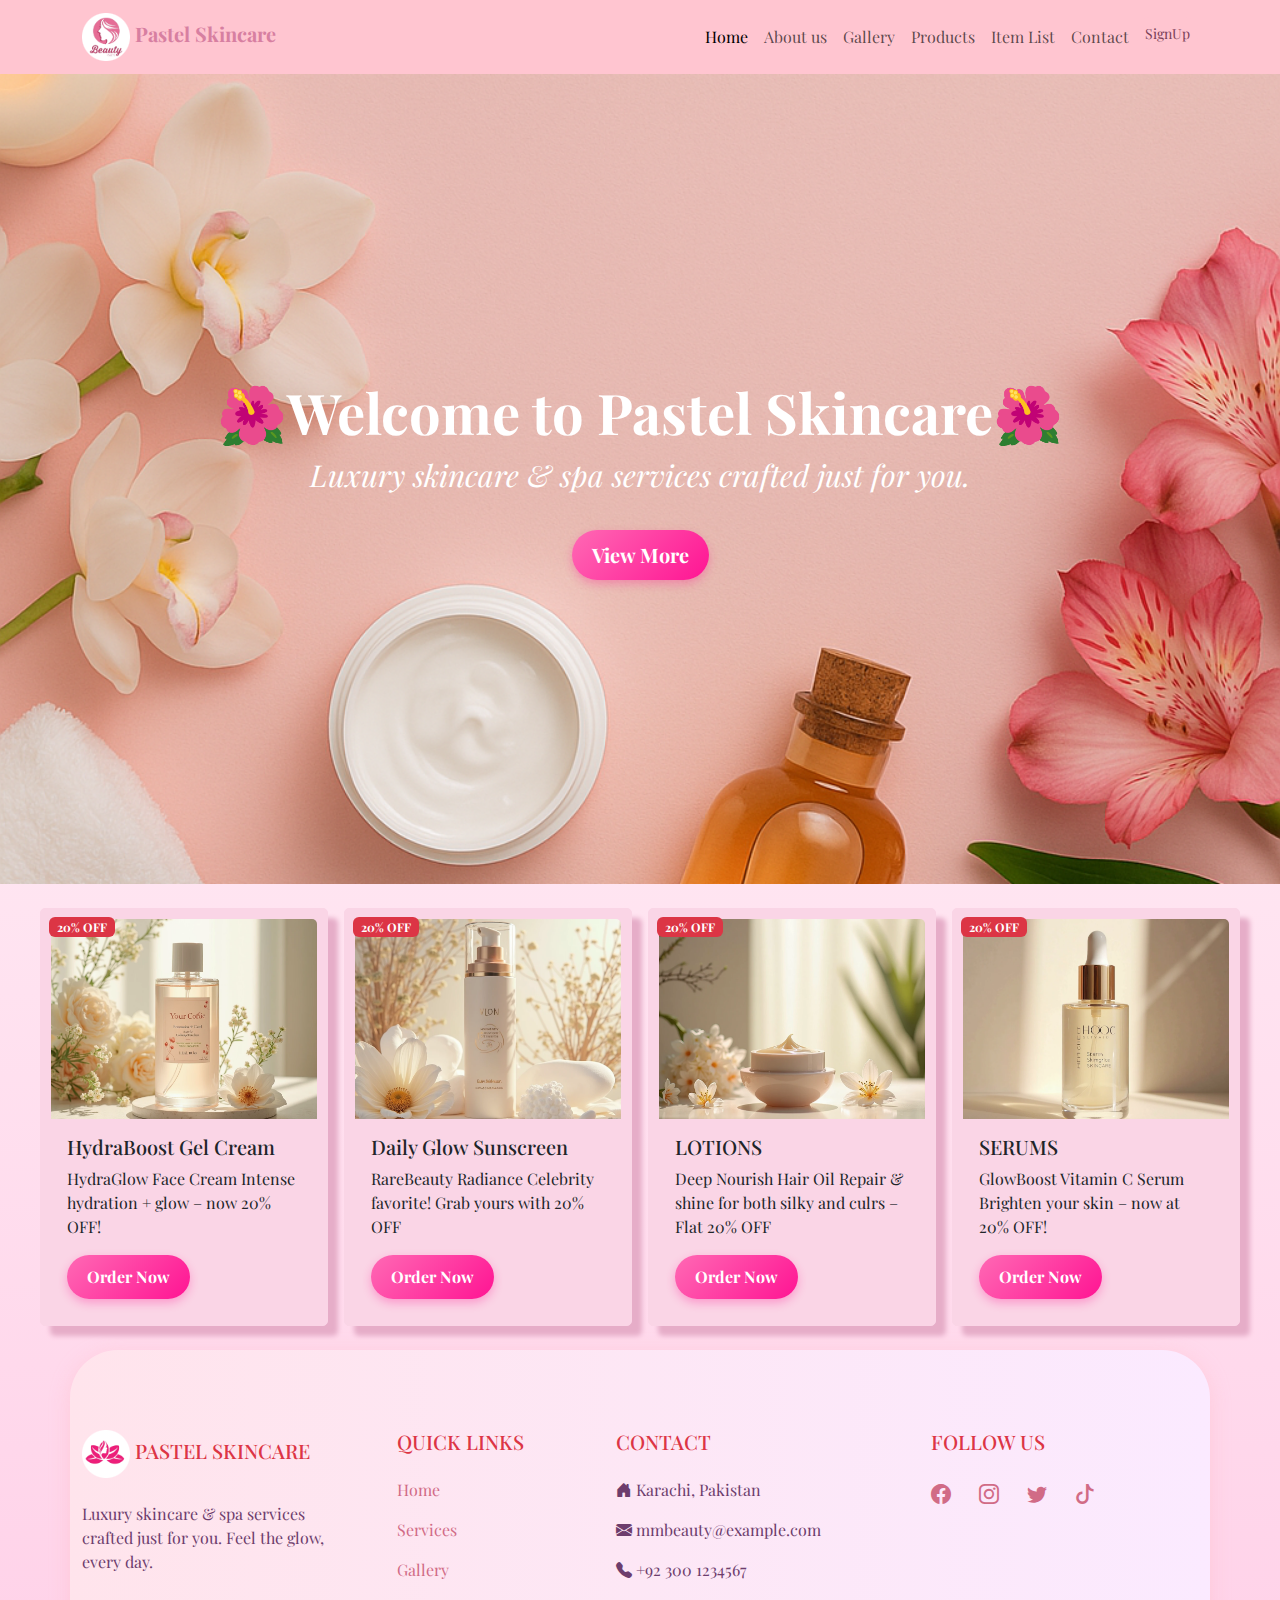
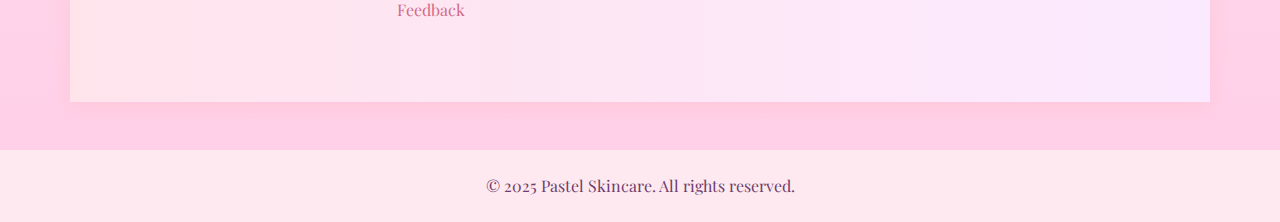
<file: index.html>
<!DOCTYPE html>
<html lang="en">

<head>
  <meta charset="UTF-8">
  <meta name="viewport" content="width=device-width, initial-scale=1.0">
  <title>Home| Pastel Skincare🌺</title>
  <link href="https://cdn.jsdelivr.net/npm/bootstrap@5.3.3/dist/css/bootstrap.min.css" rel="stylesheet">
  <link href="https://fonts.googleapis.com/css2?family=Playfair+Display:wght@500;700&display=swap" rel="stylesheet">
  <link rel="stylesheet" href="https://cdn.jsdelivr.net/npm/bootstrap-icons@1.10.5/font/bootstrap-icons.css">
  <link rel="icon" type="image/png" href="./favicon/apple-touch-icon(2).png" sizes="96x96" />
  <link rel="stylesheet" href="./Css/index.css">
</head>

<body>
     <!-- Loader Wrapper -->
<div id="loader-wrapper">
  <div class="heart"></div>
  <div class="loader-text">Loading Pastel Magic...</div>
</div>

<!-- navbar -->
    <nav class="navbar navbar-expand-lg sticky-top">
  <div class="container">
    <a class="navbar-brand" href="#"><img src="./favicon/favicon(2).ico" alt=""> Pastel Skincare</a>
    <button class="navbar-toggler" type="button" data-bs-toggle="collapse" data-bs-target="#navbarSupportedContent"
      aria-controls="navbarSupportedContent" aria-expanded="false" aria-label="Toggle navigation">
      <span class="navbar-toggler-icon"></span>
    </button>
    <div class="collapse navbar-collapse" id="navbarSupportedContent">
      <ul class="navbar-nav ms-auto">
        <li class="nav-item">
          <a class="nav-link active" href="./index.html" onclick="showLoader()">Home</a>
        </li>
        <li class="nav-item">
          <a class="nav-link" href="./AboutUs.html" onclick="showLoader()">About us</a>
        </li>
        <li class="nav-item">
          <a class="nav-link" href="./gallery.html" onclick="showLoader()">Gallery</a>
        </li>
        <li class="nav-item">
          <a class="nav-link" href="./product.html" onclick="showLoader()">Products</a>
        </li>
        <li class="nav-item"><a class="nav-link" href="./OrderPage.html">Item List</a></li>
        <li class="nav-item">
          <a class="nav-link" href="contactus.html">Contact</a>
        </li>
        <li class="nav-item">
          <a class="nav-link btn-pastel" href="./registeration_form.html" onclick="showLoader()">SignUp</a>
        </li>
      </ul>
    </div>
  </div>
</nav>




<section class="text-center text-white d-flex align-items-center justify-content-center" style="
background: url(./imgs/ChatGPT\ Image\ May\ 6\,\ 2025\,\ 12_22_54\ PM.png) no-repeat center center;
background-size: cover;
height: 90vh;
position: relative;">

<div class=" container-fluid -bg-dark bg-opacity-50 p-5 rounded">
  <h1 class="display-4 fw-bold">🌺Welcome to Pastel Skincare🌺</h1>
  <p class="lead" style="font-size: 30px;"><i>Luxury skincare & spa services crafted just for you.</i></p>
  <a href="./gallery.html" class="btn btn-light btn-lg mt-3">View More</a>
</div>
</section>
<div class="d-flex flex-row flex-wrap gap-3 justify-content-center p-4">
    <div class="card" style="width: 18rem;">  <span class="badge bg-danger position-absolute top-0 start-0 m-2">20% OFF</span>

      <img src="./imgs/ton.png" class="card-img-top" alt="...">
      <div class="card-body">
        <h5 class="card-title">HydraBoost Gel Cream</h5>
        <p class="card-text">HydraGlow Face Cream
     Intense hydration + glow – now 20% OFF!</p>
        <a href="./product.html" class="btn btn-primary">Order Now</a>
      </div>
    </div>
  
    <div class="card" style="width: 18rem;">
        <span class="badge bg-danger position-absolute top-0 start-0 m-2">20% OFF</span>

      <img src="./imgs/sun.png" class="card-img-top" alt="...">
      <div class="card-body">
        <h5 class="card-title">Daily Glow Sunscreen</h5>
        <p class="card-text">RareBeauty Radiance
         Celebrity favorite! Grab yours with 20% OFF</p>
        <a href="./product.html" class="btn btn-primary">Order Now</a>
      </div>
    </div>
  
    <div class="card" style="width: 18rem;">
        <span class="badge bg-danger position-absolute top-0 start-0 m-2">20% OFF</span>

      <img src="./imgs/mos.png" class="card-img-top" alt="...">
      <div class="card-body">
        <h5 class="card-title">LOTIONS</h5>
        <p class="card-text">Deep Nourish Hair Oil
       Repair & shine for both silky and culrs – Flat 20% OFF</p>
        <a href="./product.html" class="btn btn-primary">Order Now</a>
      </div>
    </div>
  
    <div class="card" style="width: 18rem;">
        <span class="badge bg-danger position-absolute top-0 start-0 m-2">20% OFF</span>

      <img src="./imgs/serum2.png" class="card-img-top" alt="...">
      <div class="card-body">
        <h5 class="card-title">SERUMS</h5>
        <p class="card-text">GlowBoost Vitamin C Serum
         Brighten your skin – now at 20% OFF!</p>
        <a href="./product.html" class="btn btn-primary">Order Now</a>
      </div>
    </div>
  </div>





<!-- FOOTER -->
   <footer>
    <div class="container containerr text-center text-md-start">
      <div class="row text-center text-md-start">

        <div class="col-md-3 col-lg-3 col-xl-3 mx-auto mt-3">
          <h5 class="text-uppercase mb-4 font-weight-bold text-danger"><img src="./favicon/favicon(1).ico" alt="">
            Pastel Skincare</h5>
          <p class="p2">Luxury skincare & spa services crafted just for you. Feel the glow, every day.</p>
        </div>

        <!-- Quick Links -->
        <div class="col-md-2 col-lg-2 col-xl-2 mx-auto mt-3">
          <h5 class="text-uppercase mb-4 font-weight-bold text-danger">Quick Links</h5>
          <p><a href="./index.html" class="text-dirty-pink text-decoration-none">Home</a></p>
          <p><a href="./AboutUs.html" class="text-dirty-pink text-decoration-none">Services</a></p>
          <p><a href="./gallery.html" class="text-dirty-pink text-decoration-none">Gallery</a></p>
          <p><a href="./feedback.html" class="text-dirty-pink text-decoration-none">Feedback</a></p>
        </div>
        <div class="col-md-4 col-lg-3 col-xl-3 mx-auto mt-3">
          <h5 class="text-uppercase mb-4 font-weight-bold text-danger">Contact</h5>
          <p><i class="bi bi-house-door-fill"></i> Karachi, Pakistan</p>
          <p><i class="bi bi-envelope-fill"></i> mmbeauty@example.com</p>
          <p><i class="bi bi-telephone-fill"></i> +92 300 1234567</p>
        </div>
        <div class="col-md-3 col-lg-4 col-xl-3 mx-auto mt-3">
          <h5 class="text-uppercase mb-4 font-weight-bold text-danger">Follow us</h5>
          <a href="https://www.facebook.com/" class="text-dirty-pink me-4 fs-5"><i class="bi bi-facebook"></i></a>
          <a href="https://www.instagram.com/" class="text-dirty-pink me-4 fs-5"><i class="bi bi-instagram"></i></a>
          <a href="https://x.com/" class="text-dirty-pink me-4 fs-5"><i class="bi bi-twitter"></i></a>
          <a href="https://www.tiktok.com/login" class="text-dirty-pink me-4 fs-5"><i class="bi bi-tiktok"></i></a>
        </div>
      </div>
    </div>
  </footer>

  <footer class="text-center py-4 mt-5" style="background-color: #ffe9f0;">
    <p class="mb-0">&copy; 2025 Pastel Skincare. All rights reserved.</p>
  </footer>

  <script src="./Js/index.js"></script>
  <script src="https://cdn.jsdelivr.net/npm/bootstrap@5.3.3/dist/js/bootstrap.bundle.min.js"></script>


</body>
</html>
</file>
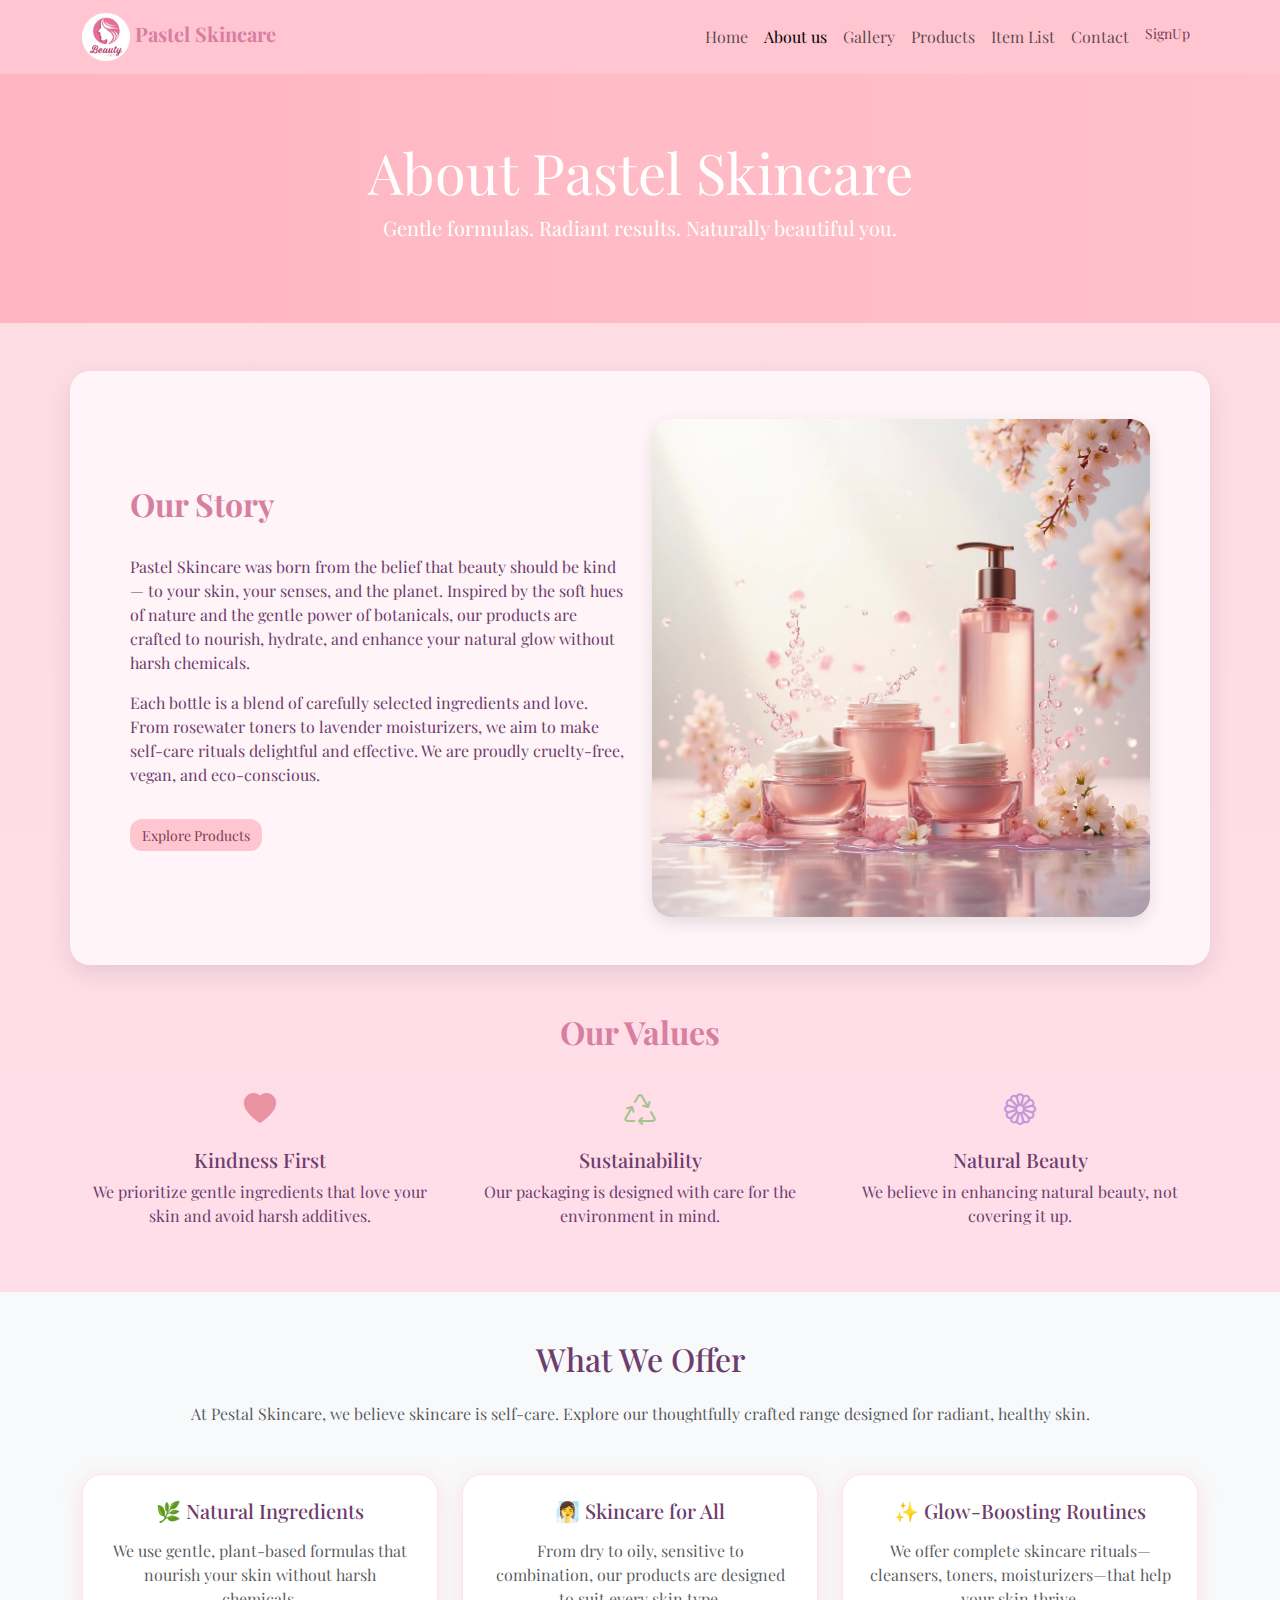
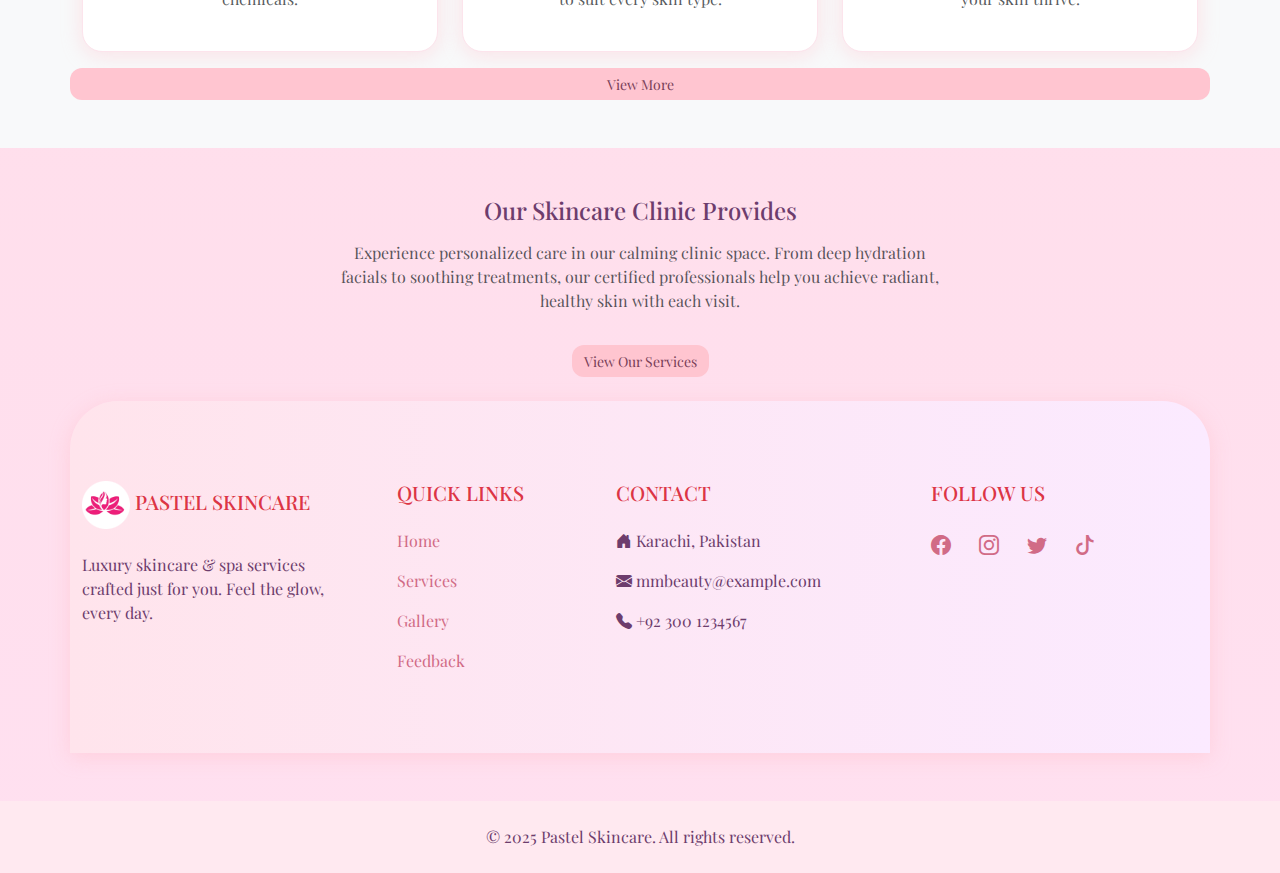
<file: AboutUs.html>
<!DOCTYPE html>
<html lang="en">

<head>
  <meta charset="UTF-8">
  <meta name="viewport" content="width=device-width, initial-scale=1.0">
  <title>About Us | Pastel Skincare🌺</title>
  <link href="https://cdn.jsdelivr.net/npm/bootstrap@5.3.3/dist/css/bootstrap.min.css" rel="stylesheet">
  <link href="https://fonts.googleapis.com/css2?family=Playfair+Display:wght@500;700&display=swap" rel="stylesheet">
  <link rel="stylesheet" href="https://cdn.jsdelivr.net/npm/bootstrap-icons@1.10.5/font/bootstrap-icons.css">
  <link rel="icon" type="image/png" href="./favicon/apple-touch-icon(2).png" sizes="96x96" />
  <link rel="stylesheet" href="./Css/about.css">
</head>

<body>
<nav class="navbar navbar-expand-lg sticky-top">
  <div class="container">
    <a class="navbar-brand" href="#"><img src="./favicon/favicon(2).ico" alt=""> Pastel Skincare</a>
    <button class="navbar-toggler" type="button" data-bs-toggle="collapse" data-bs-target="#navbarSupportedContent"
      aria-controls="navbarSupportedContent" aria-expanded="false" aria-label="Toggle navigation">
      <span class="navbar-toggler-icon"></span>
    </button>
    <div class="collapse navbar-collapse" id="navbarSupportedContent">
      <ul class="navbar-nav ms-auto">
        <li class="nav-item">
          <a class="nav-link" href="./index.html" onclick="showLoader()">Home</a>
        </li>
        <li class="nav-item">
          <a class="nav-link active" href="./AboutUs.html" onclick="showLoader()">About us</a>
        </li>
        <li class="nav-item">
          <a class="nav-link" href="./gallery.html" onclick="showLoader()">Gallery</a>
        </li>
        <li class="nav-item">
          <a class="nav-link" href="./product.html" onclick="showLoader()">Products</a>
        </li>
        <li class="nav-item"><a class="nav-link" href="./OrderPage.html">Item List</a></li>
        <li class="nav-item">
          <a class="nav-link" href="contactus.html">Contact</a>
        </li>
        <li class="nav-item">
          <a class="nav-link btn-pastel" href="./registeration_form.html" onclick="showLoader()">SignUp</a>
        </li>
      </ul>
    </div>
  </div>
</nav>


  <header>
    <h1 class="display-4">About Pastel Skincare</h1>
    <p class="lead">Gentle formulas. Radiant results. Naturally beautiful you.</p>
  </header>

  <div class="container my-5">
    <div class="row align-items-center about-section">
      <div class="col-md-6">
        <h2 class="section-title">Our Story</h2>
        <p>
          Pastel Skincare was born from the belief that beauty should be kind — to your skin, your senses, and the
          planet.
          Inspired by the soft hues of nature and the gentle power of botanicals, our products are crafted to nourish,
          hydrate, and enhance your natural glow without harsh chemicals.
        </p>
        <p>
          Each bottle is a blend of carefully selected ingredients and love. From rosewater toners to lavender
          moisturizers,
          we aim to make self-care rituals delightful and effective. We are proudly cruelty-free, vegan, and
          eco-conscious.
        </p>
        <a href="./product.html" class="btn btn-pastel mt-3">Explore Products</a>
      </div>
      <div class="col-md-6 text-center">
        <img src="./imgs/sbg4.png" alt="About Us Image" class="about-img">
      </div>
    </div>
  </div>

  <div class="container my-5">
    <h2 class="text-center section-title">Our Values</h2>
    <div class="row text-center">
      <div class="col-md-4">
        <i class="bi bi-heart-fill" style="font-size: 2rem; color: #e892a2;"></i>
        <h5 class="mt-3">Kindness First</h5>
        <p>We prioritize gentle ingredients that love your skin and avoid harsh additives.</p>
      </div>
      <div class="col-md-4">
        <i class="bi bi-recycle" style="font-size: 2rem; color: #a6c48a;"></i>
        <h5 class="mt-3">Sustainability</h5>
        <p>Our packaging is designed with care for the environment in mind.</p>
      </div>
      <div class="col-md-4">
        <i class="bi bi-flower1" style="font-size: 2rem; color: #c397d8;"></i>
        <h5 class="mt-3">Natural Beauty</h5>
        <p>We believe in enhancing natural beauty, not covering it up.</p>
      </div>
    </div>
  </div>
  <section class="py-5 bg-light">
    <div class="container text-center">
      <h2 class="mb-4">What We Offer</h2>
      <p class="mb-5 text-muted">At Pestal Skincare, we believe skincare is self-care. Explore our thoughtfully crafted
        range designed for radiant, healthy skin.</p>

      <div class="row g-4">
        <div class="col-md-4">
          <div class="p-4 bg-white pastel-card h-100">
            <h5 class="mb-3">🌿 Natural Ingredients</h5>
            <p class="text-muted">We use gentle, plant-based formulas that nourish your skin without harsh chemicals.
            </p>
          </div>
        </div>
        <div class="col-md-4">
          <div class="p-4 bg-white pastel-card h-100">
            <h5 class="mb-3">🧖‍♀️ Skincare for All</h5>
            <p class="text-muted">From dry to oily, sensitive to combination, our products are designed to suit every
              skin type.</p>
          </div>
        </div>
        <div class="col-md-4">
          <div class="p-4 bg-white pastel-card h-100">
            <h5 class="mb-3">✨ Glow-Boosting Routines</h5>
            <p class="text-muted">We offer complete skincare rituals—cleansers, toners, moisturizers—that help your skin
              thrive.</p>
          </div>
        </div>
        <a href="./gallery.html" class="btn btn-pastel mt-3">View More</a>

      </div>
    </div>
  </section>

  <section>
    <div class="text-center mt-5">
      <h4 class="mb-3">Our Skincare Clinic Provides</h4>
      <p class="text-muted mx-auto" style="max-width: 600px;">
        Experience personalized care in our calming clinic space. From deep hydration facials to soothing treatments,
        our certified professionals help you achieve radiant, healthy skin with each visit.
      </p>
      <a href="./gallery.html" class="btn btn-pastel mt-3">View Our Services</a>
    </div>
  </section>
  <span><br></span>
  
  <footer>
    <div class="container containerr text-center text-md-start">
      <div class="row text-center text-md-start">

        <div class="col-md-3 col-lg-3 col-xl-3 mx-auto mt-3">
          <h5 class="text-uppercase mb-4 font-weight-bold text-danger"><img src="./favicon/favicon(1).ico" alt="">
            Pastel Skincare</h5>
          <p class="p2">Luxury skincare & spa services crafted just for you. Feel the glow, every day.</p>
        </div>

        <!-- Quick Links -->
        <div class="col-md-2 col-lg-2 col-xl-2 mx-auto mt-3">
          <h5 class="text-uppercase mb-4 font-weight-bold text-danger">Quick Links</h5>
          <p><a href="./index.html" class="text-dirty-pink text-decoration-none">Home</a></p>
          <p><a href="./AboutUs.html" class="text-dirty-pink text-decoration-none">Services</a></p>
          <p><a href="./gallery.html" class="text-dirty-pink text-decoration-none">Gallery</a></p>
          <p><a href="./feedback.html" class="text-dirty-pink text-decoration-none">Feedback</a></p>
        </div>
        <div class="col-md-4 col-lg-3 col-xl-3 mx-auto mt-3">
          <h5 class="text-uppercase mb-4 font-weight-bold text-danger">Contact</h5>
          <p><i class="bi bi-house-door-fill"></i> Karachi, Pakistan</p>
          <p><i class="bi bi-envelope-fill"></i> mmbeauty@example.com</p>
          <p><i class="bi bi-telephone-fill"></i> +92 300 1234567</p>
        </div>
        <div class="col-md-3 col-lg-4 col-xl-3 mx-auto mt-3">
          <h5 class="text-uppercase mb-4 font-weight-bold text-danger">Follow us</h5>
          <a href="https://www.facebook.com/" class="text-dirty-pink me-4 fs-5"><i class="bi bi-facebook"></i></a>
          <a href="https://www.instagram.com/" class="text-dirty-pink me-4 fs-5"><i class="bi bi-instagram"></i></a>
          <a href="https://x.com/" class="text-dirty-pink me-4 fs-5"><i class="bi bi-twitter"></i></a>
          <a href="https://www.tiktok.com/login" class="text-dirty-pink me-4 fs-5"><i class="bi bi-tiktok"></i></a>
        </div>
      </div>
    </div>
  </footer>

  <footer class="text-center py-4 mt-5" style="background-color: #ffe9f0;">
    <p class="mb-0">&copy; 2025 Pastel Skincare. All rights reserved.</p>
  </footer>

  <script src="https://cdn.jsdelivr.net/npm/bootstrap@5.3.3/dist/js/bootstrap.bundle.min.js"></script>

</body>

</html>
</file>
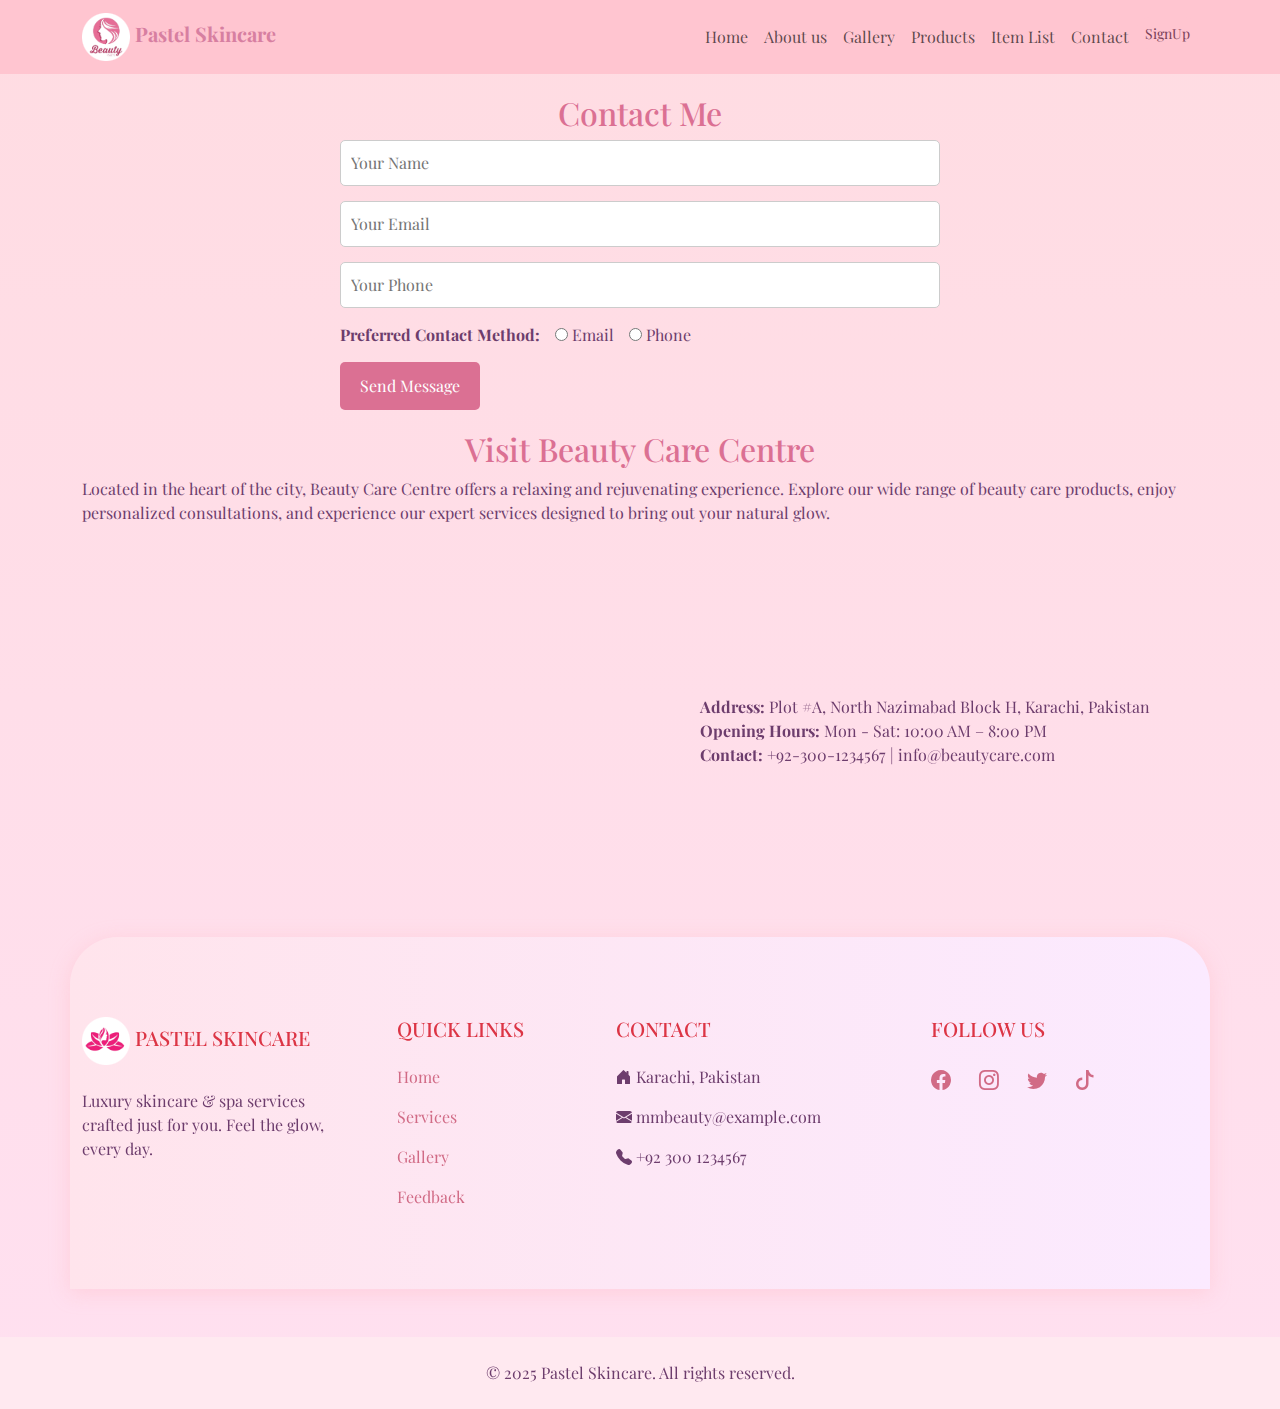
<file: contactus.html>
<!DOCTYPE html>
<html lang="en">

<head>
  <meta charset="UTF-8">
  <meta name="viewport" content="width=device-width, initial-scale=1.0">
  <title>Contact Us | Pastel Skincare🌺</title>
  <link href="https://cdn.jsdelivr.net/npm/bootstrap@5.3.3/dist/css/bootstrap.min.css" rel="stylesheet">
  <link href="https://fonts.googleapis.com/css2?family=Playfair+Display:wght@500;700&display=swap" rel="stylesheet">
  <link rel="stylesheet" href="https://cdn.jsdelivr.net/npm/bootstrap-icons@1.10.5/font/bootstrap-icons.css">
  <link rel="icon" type="image/png" href="./favicon/apple-touch-icon(2).png" sizes="96x96" />
  <link rel="stylesheet" href="./Css/contactus.css">
</head>

<body>
     <!-- Loader Wrapper -->
<div id="loader-wrapper">
  <div class="heart"></div>
  <div class="loader-text">Loading Pastel Magic...</div>
</div>

<!-- navbar -->
    <nav class="navbar navbar-expand-lg sticky-top">
  <div class="container">
    <a class="navbar-brand" href="#"><img src="./favicon/favicon(2).ico" alt=""> Pastel Skincare</a>
    <button class="navbar-toggler" type="button" data-bs-toggle="collapse" data-bs-target="#navbarSupportedContent"
      aria-controls="navbarSupportedContent" aria-expanded="false" aria-label="Toggle navigation">
      <span class="navbar-toggler-icon"></span>
    </button>
    <div class="collapse navbar-collapse" id="navbarSupportedContent">
      <ul class="navbar-nav ms-auto">
        <li class="nav-item">
          <a class="nav-link" href="./index.html" onclick="showLoader()">Home</a>
        </li>
        <li class="nav-item">
          <a class="nav-link" href="./AboutUs.html" onclick="showLoader()">About us</a>
        </li>
        <li class="nav-item">
          <a class="nav-link" href="./gallery.html" onclick="showLoader()">Gallery</a>
        </li>
        <li class="nav-item">
          <a class="nav-link" href="./product.html" onclick="showLoader()">Products</a>
        </li>
        <li class="nav-item"><a class="nav-link" href="./OrderPage.html">Item List</a></li>
        <li class="nav-item">
          <a class="nav-link" href="contactus.html">Contact</a>
        </li>
        <li class="nav-item">
          <a class="nav-link btn-pastel" href="./registeration_form.html" onclick="showLoader()">SignUp</a>
        </li>
      </ul>
    </div>
  </div>
</nav>




<section id="contact">
    <h2>Contact Me</h2>
    <form id="contactForm" class="contact-form">

      <div class="form-group">
        <input type="text" id="name" placeholder="Your Name" required />
        <input type="email" id="email" placeholder="Your Email" required />
        <input type="tel" id="phone" placeholder="Your Phone" required />
      </div>

      <div class="form-group">
        <label><strong>Preferred Contact Method:</strong></label>
        <label><input type="radio" name="contactMethod" value="Email" required /> Email</label>
        <label><input type="radio" name="contactMethod" value="Phone" required /> Phone</label>
      </div>

      <button type="submit">Send Message</button>
    </form>
  </section>

  <section >
    <div class="container">
      <h2>Visit Beauty Care Centre</h2>
      <p>
        Located in the heart of the city, Beauty Care Centre offers a relaxing and rejuvenating experience. Explore our wide range of beauty care products, enjoy personalized consultations, and experience our expert services designed to bring out your natural glow.
      </p>

      <div class="row">
        <div class="col-12 col-sm-8 col-md-6">
          <iframe
          src="https://www.google.com/maps/embed?pb=!1m18!1m12!1m3!1d3618.1522338510417!2d67.03217337443196!3d24.926883342598195!2m3!1f0!2f0!3f0!3m2!1i1024!2i768!4f13.1!3m3!1m2!1s0x3eb33f90157042d3%3A0x93d609e8bec9a880!2sAptech%20Computer%20Education%20North%20Nazimabad%20Center!5e0!3m2!1sen!2s!4v1748369623170!5m2!1sen!2s"
          allowfullscreen="" loading="lazy" referrerpolicy="no-referrer-when-downgrade" class="text-center
          ">
        </iframe>
  
     </div>
        <div class="col-12 col-sm-4 col-md-6 d-flex justify-content-center align-items-center">

          <p><strong>Address:</strong> Plot #A, North Nazimabad Block H, Karachi, Pakistan <br>
            <strong>Opening Hours:</strong> Mon - Sat: 10:00 AM – 8:00 PM <br>
            <strong>Contact:</strong> +92-300-1234567 | info@beautycare.com
          </p>
          <p></p>
          <p></p>
        </div>
      </div>
    </div>
  </section>




<!-- FOOTER -->
   <footer>
    <div class="container containerr text-center text-md-start">
      <div class="row text-center text-md-start">

        <div class="col-md-3 col-lg-3 col-xl-3 mx-auto mt-3">
          <h5 class="text-uppercase mb-4 font-weight-bold text-danger"><img src="./favicon/favicon(1).ico" alt="">
            Pastel Skincare</h5>
          <p class="p2">Luxury skincare & spa services crafted just for you. Feel the glow, every day.</p>
        </div>

        <!-- Quick Links -->
        <div class="col-md-2 col-lg-2 col-xl-2 mx-auto mt-3">
          <h5 class="text-uppercase mb-4 font-weight-bold text-danger">Quick Links</h5>
          <p><a href="./index.html" class="text-dirty-pink text-decoration-none">Home</a></p>
          <p><a href="./AboutUs.html" class="text-dirty-pink text-decoration-none">Services</a></p>
          <p><a href="./gallery.html" class="text-dirty-pink text-decoration-none">Gallery</a></p>
          <p><a href="./feedback.html" class="text-dirty-pink text-decoration-none">Feedback</a></p>
        </div>
        <div class="col-md-4 col-lg-3 col-xl-3 mx-auto mt-3">
          <h5 class="text-uppercase mb-4 font-weight-bold text-danger">Contact</h5>
          <p><i class="bi bi-house-door-fill"></i> Karachi, Pakistan</p>
          <p><i class="bi bi-envelope-fill"></i> mmbeauty@example.com</p>
          <p><i class="bi bi-telephone-fill"></i> +92 300 1234567</p>
        </div>
        <div class="col-md-3 col-lg-4 col-xl-3 mx-auto mt-3">
          <h5 class="text-uppercase mb-4 font-weight-bold text-danger">Follow us</h5>
          <a href="https://www.facebook.com/" class="text-dirty-pink me-4 fs-5"><i class="bi bi-facebook"></i></a>
          <a href="https://www.instagram.com/" class="text-dirty-pink me-4 fs-5"><i class="bi bi-instagram"></i></a>
          <a href="https://x.com/" class="text-dirty-pink me-4 fs-5"><i class="bi bi-twitter"></i></a>
          <a href="https://www.tiktok.com/login" class="text-dirty-pink me-4 fs-5"><i class="bi bi-tiktok"></i></a>
        </div>
      </div>
    </div>
  </footer>

  <footer class="text-center py-4 mt-5" style="background-color: #ffe9f0;">
    <p class="mb-0">&copy; 2025 Pastel Skincare. All rights reserved.</p>
  </footer>

  <script src="./Js/contact.js"></script>
  <script src="https://cdn.jsdelivr.net/npm/bootstrap@5.3.3/dist/js/bootstrap.bundle.min.js"></script>


</body>
</html>
</file>
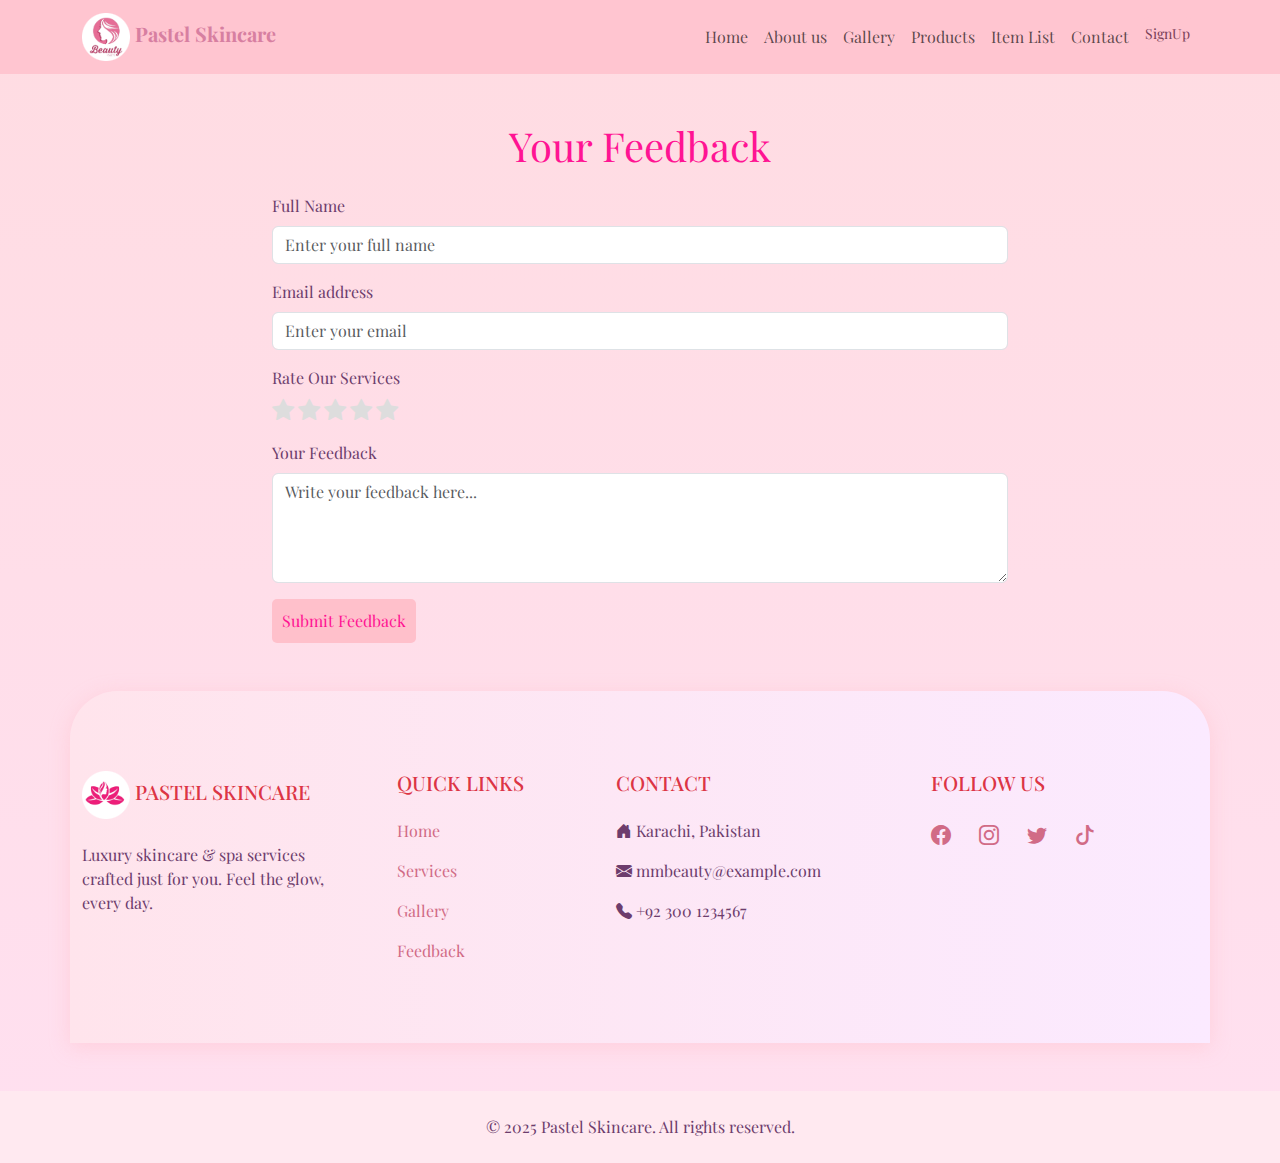
<file: feedback.html>
<!DOCTYPE html>
<html lang="en">

<head>
  <meta charset="UTF-8">
  <meta name="viewport" content="width=device-width, initial-scale=1.0">
  <title>Feedback | Pastel Skincare🌺</title>
  <link href="https://cdn.jsdelivr.net/npm/bootstrap@5.3.3/dist/css/bootstrap.min.css" rel="stylesheet">
  <link href="https://fonts.googleapis.com/css2?family=Playfair+Display:wght@500;700&display=swap" rel="stylesheet">
  <link rel="stylesheet" href="https://cdn.jsdelivr.net/npm/bootstrap-icons@1.10.5/font/bootstrap-icons.css">
  <link rel="icon" type="image/png" href="./favicon/apple-touch-icon(2).png" sizes="96x96" />
  <link rel="stylesheet" href="https://cdnjs.cloudflare.com/ajax/libs/font-awesome/4.7.0/css/font-awesome.min.css"/>
  <link rel="stylesheet" href="./Css/feedback.css">
</head>

<body>
     <!-- Loader Wrapper -->
<div id="loader-wrapper">
  <div class="heart"></div>
  <div class="loader-text">Loading Pastel Magic...</div>
</div>

<!-- navbar -->
    <nav class="navbar navbar-expand-lg sticky-top">
  <div class="container">
    <a class="navbar-brand" href="#"><img src="./favicon/favicon(2).ico" alt=""> Pastel Skincare</a>
    <button class="navbar-toggler" type="button" data-bs-toggle="collapse" data-bs-target="#navbarSupportedContent"
      aria-controls="navbarSupportedContent" aria-expanded="false" aria-label="Toggle navigation">
      <span class="navbar-toggler-icon"></span>
    </button>
    <div class="collapse navbar-collapse" id="navbarSupportedContent">
      <ul class="navbar-nav ms-auto">
        <li class="nav-item">
          <a class="nav-link" href="./index.html" onclick="showLoader()">Home</a>
        </li>
        <li class="nav-item">
          <a class="nav-link" href="./AboutUs.html" onclick="showLoader()">About us</a>
        </li>
        <li class="nav-item">
          <a class="nav-link" href="./gallery.html" onclick="showLoader()">Gallery</a>
        </li>
        <li class="nav-item">
          <a class="nav-link" href="./product.html" onclick="showLoader()">Products</a>
        </li>
        <li class="nav-item"><a class="nav-link" href="./OrderPage.html">Item List</a></li>
        <li class="nav-item">
          <a class="nav-link" href="contactus.html">Contact</a>
        </li>
        <li class="nav-item">
          <a class="nav-link btn-pastel" href="./registeration_form.html" onclick="showLoader()">SignUp</a>
        </li>
      </ul>
    </div>
  </div>
</nav>




<div class="container my-5" id="feedback">
    <h2 class="display-6 text-center mb-3 mb-4">Your Feedback</h2>
    <div class="row">
      <div class="col-2"></div>
      <div class="col-8">
        <form id="feedbackForm">
          <div class="mb-3">
            <label for="name" class="form-label">Full Name</label>
            <input type="text" class="form-control" id="name" placeholder="Enter your full name" required />
          </div>
          <div class="mb-3">
            <label for="email" class="form-label">Email address</label>
            <input type="email" class="form-control" id="email" placeholder="Enter your email" required />
          </div>
          <div class="mb-3">
            <label class="form-label">Rate Our Services</label>
            <div class="star-rating" id="starRating">
              <span class="fa fa-star" data-rating="1"></span>
              <span class="fa fa-star" data-rating="2"></span>
              <span class="fa fa-star" data-rating="3"></span>
              <span class="fa fa-star" data-rating="4"></span>
              <span class="fa fa-star" data-rating="5"></span>
            </div>
            <input type="hidden" name="rating" id="ratingValue" />
          </div>
          <div class="mb-3">
            <label for="message" class="form-label">Your Feedback</label>
            <textarea class="form-control" id="message" rows="4" placeholder="Write your feedback here..." required></textarea>
          </div>
          <button type="submit" class="btn-submit">Submit Feedback</button>
        </form>
      </div>
      <div class="col-2"></div>
    </div>
  </div>




<!-- FOOTER -->
   <footer>
    <div class="container containerr text-center text-md-start">
      <div class="row text-center text-md-start">

        <div class="col-md-3 col-lg-3 col-xl-3 mx-auto mt-3">
          <h5 class="text-uppercase mb-4 font-weight-bold text-danger"><img src="./favicon/favicon(1).ico" alt="">
            Pastel Skincare</h5>
          <p class="p2">Luxury skincare & spa services crafted just for you. Feel the glow, every day.</p>
        </div>

        <!-- Quick Links -->
        <div class="col-md-2 col-lg-2 col-xl-2 mx-auto mt-3">
          <h5 class="text-uppercase mb-4 font-weight-bold text-danger">Quick Links</h5>
          <p><a href="./index.html" class="text-dirty-pink text-decoration-none">Home</a></p>
          <p><a href="./AboutUs.html" class="text-dirty-pink text-decoration-none">Services</a></p>
          <p><a href="./gallery.html" class="text-dirty-pink text-decoration-none">Gallery</a></p>
          <p><a href="./feedback.html" class="text-dirty-pink text-decoration-none">Feedback</a></p>
        </div>
        <div class="col-md-4 col-lg-3 col-xl-3 mx-auto mt-3">
          <h5 class="text-uppercase mb-4 font-weight-bold text-danger">Contact</h5>
          <p><i class="bi bi-house-door-fill"></i> Karachi, Pakistan</p>
          <p><i class="bi bi-envelope-fill"></i> mmbeauty@example.com</p>
          <p><i class="bi bi-telephone-fill"></i> +92 300 1234567</p>
        </div>
        <div class="col-md-3 col-lg-4 col-xl-3 mx-auto mt-3">
          <h5 class="text-uppercase mb-4 font-weight-bold text-danger">Follow us</h5>
          <a href="https://www.facebook.com/" class="text-dirty-pink me-4 fs-5"><i class="bi bi-facebook"></i></a>
          <a href="https://www.instagram.com/" class="text-dirty-pink me-4 fs-5"><i class="bi bi-instagram"></i></a>
          <a href="https://x.com/" class="text-dirty-pink me-4 fs-5"><i class="bi bi-twitter"></i></a>
          <a href="https://www.tiktok.com/login" class="text-dirty-pink me-4 fs-5"><i class="bi bi-tiktok"></i></a>
        </div>
      </div>
    </div>
  </footer>

  <footer class="text-center py-4 mt-5" style="background-color: #ffe9f0;">
    <p class="mb-0">&copy; 2025 Pastel Skincare. All rights reserved.</p>
  </footer>

  <script src="./Js/feedback.js"></script>
  <script src="https://cdn.jsdelivr.net/npm/bootstrap@5.3.3/dist/js/bootstrap.bundle.min.js"></script>


</body>
</html>
</file>
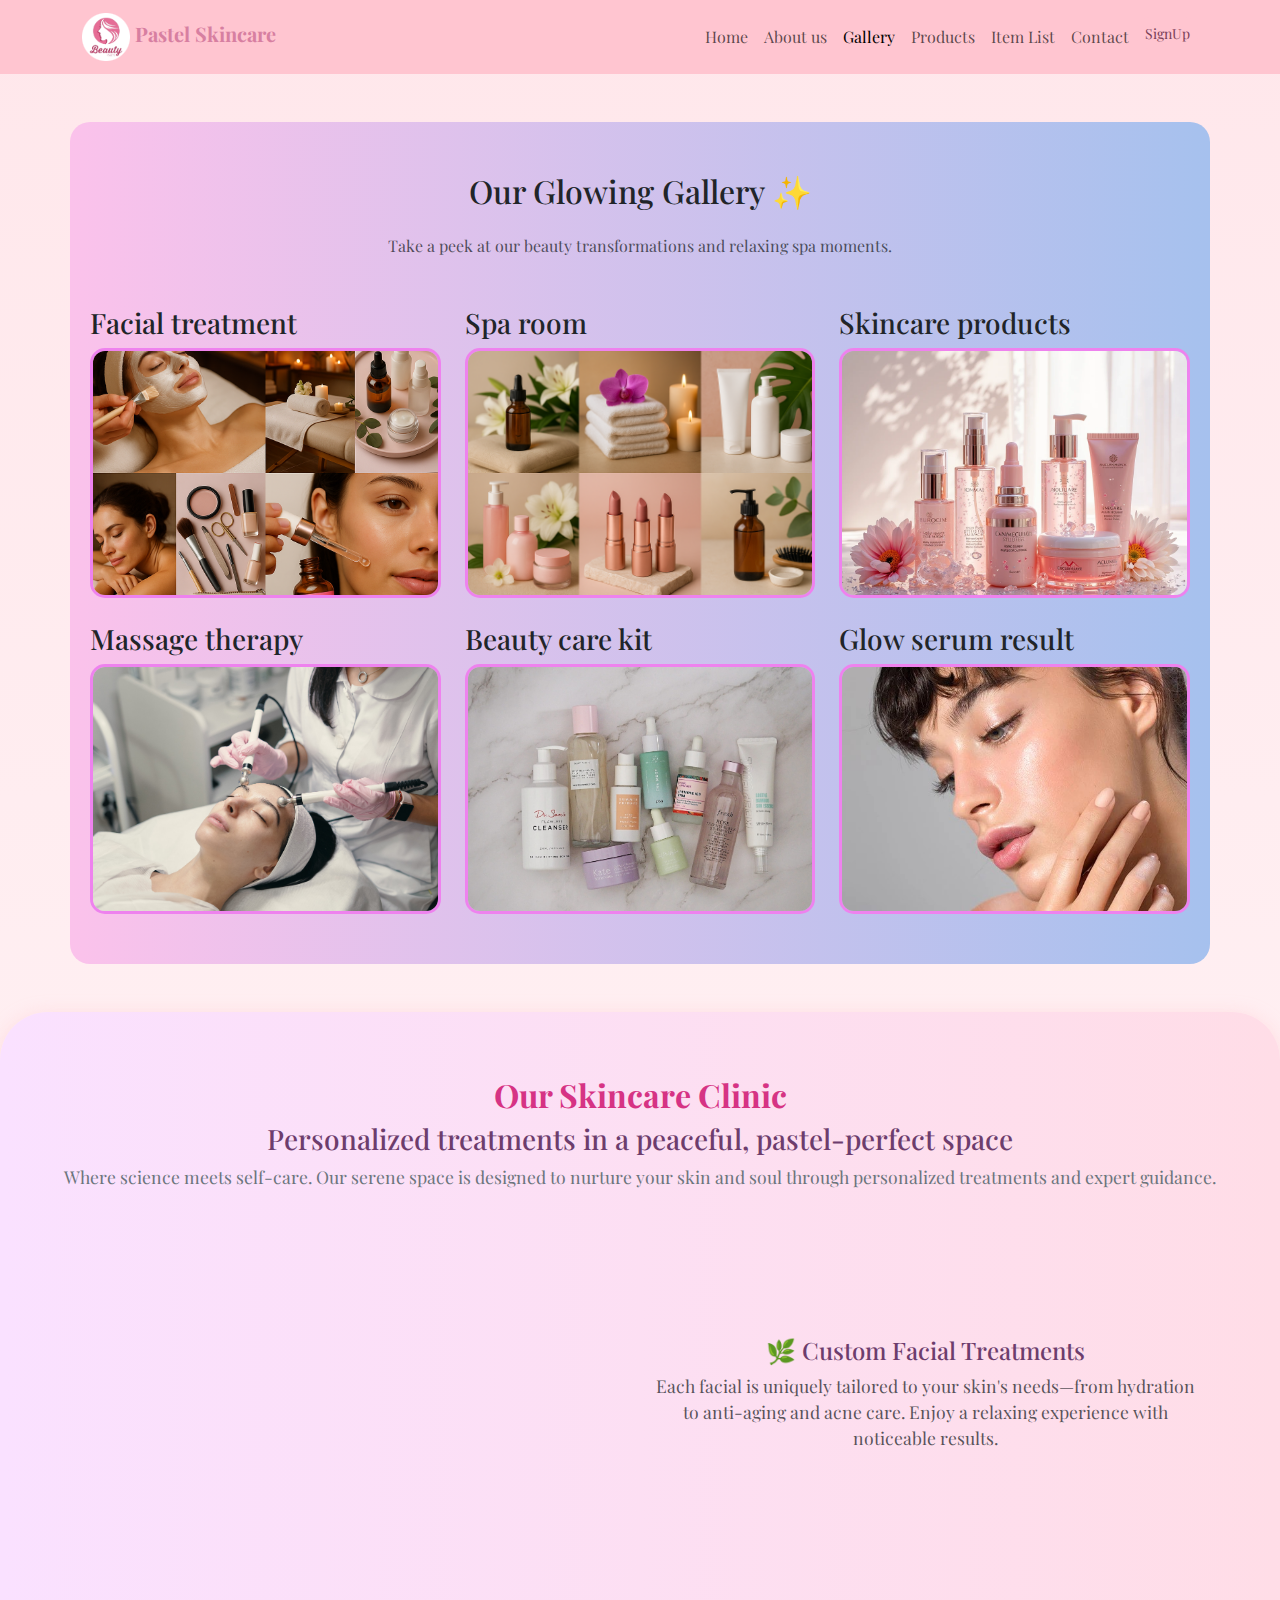
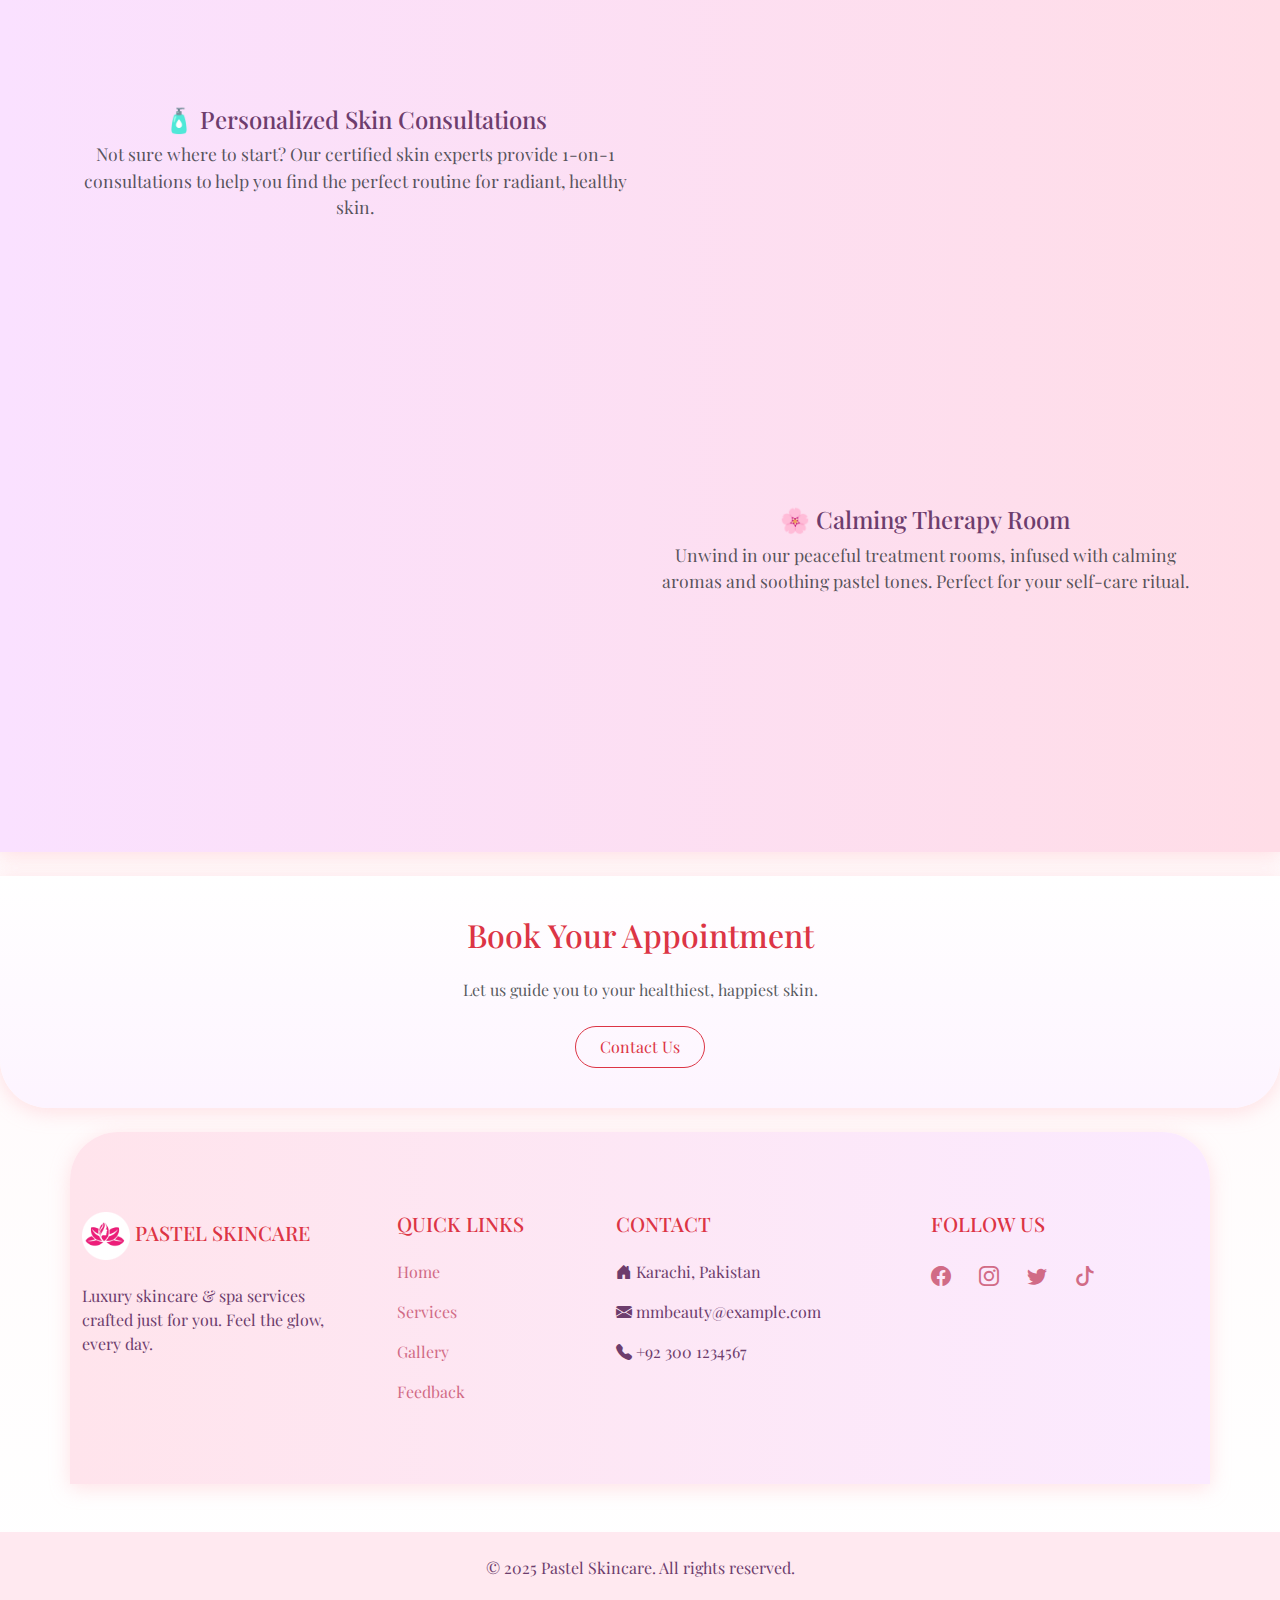
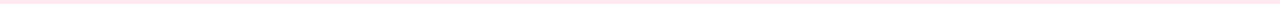
<file: gallery.html>
<!DOCTYPE html>
<html lang="en">

<head>
  <meta charset="UTF-8">
  <meta name="viewport" content="width=device-width, initial-scale=1.0">
  <title>Gallery | Pastel Skincare🌺</title>
  <link href="https://cdn.jsdelivr.net/npm/bootstrap@5.3.3/dist/css/bootstrap.min.css" rel="stylesheet">
  <link href="https://fonts.googleapis.com/css2?family=Playfair+Display:wght@500;700&display=swap" rel="stylesheet">
  <link rel="stylesheet" href="https://cdn.jsdelivr.net/npm/bootstrap-icons@1.10.5/font/bootstrap-icons.css">
  <link rel="icon" type="image/png" href="./favicon/apple-touch-icon(2).png" sizes="96x96" />
  <link rel="stylesheet" href="./Css/gallery.css">
</head>

<body>
     <!-- Loader Wrapper -->
<div id="loader-wrapper">
  <div class="heart"></div>
  <div class="loader-text">Loading Pastel Magic...</div>
</div>

<!-- navbar -->
    <nav class="navbar navbar-expand-lg sticky-top">
  <div class="container">
    <a class="navbar-brand" href="#"><img src="./favicon/favicon(2).ico" alt=""> Pastel Skincare</a>
    <button class="navbar-toggler" type="button" data-bs-toggle="collapse" data-bs-target="#navbarSupportedContent"
      aria-controls="navbarSupportedContent" aria-expanded="false" aria-label="Toggle navigation">
      <span class="navbar-toggler-icon"></span>
    </button>
    <div class="collapse navbar-collapse" id="navbarSupportedContent">
      <ul class="navbar-nav ms-auto">
        <li class="nav-item">
          <a class="nav-link" href="./index.html" onclick="showLoader()">Home</a>
        </li>
        <li class="nav-item">
          <a class="nav-link" href="./AboutUs.html" onclick="showLoader()">About us</a>
        </li>
        <li class="nav-item">
          <a class="nav-link active" href="./gallery.html" onclick="showLoader()">Gallery</a>
        </li>
        <li class="nav-item">
          <a class="nav-link" href="./product.html" onclick="showLoader()">Products</a>
        </li>
        <li class="nav-item"><a class="nav-link" href="./OrderPage.html">Item List</a></li>
        <li class="nav-item">
          <a class="nav-link" href="contactus.html">Contact</a>
        </li>
        <li class="nav-item">
          <a class="nav-link btn-pastel" href="./registeration_form.html" onclick="showLoader()">SignUp</a>
        </li>
      </ul>
    </div>
  </div>
</nav>




<section class="container colored-section my-5 text-dark">
    <h2 class="text-center mb-4">Our Glowing Gallery ✨</h2>
    <p class="text-center text-muted mb-5">Take a peek at our beauty transformations and relaxing spa moments.</p>

    <div class="row g-4">
      <div class="col-md-4">
        <h3>Facial treatment</h3>
        <img src="./imgs/ChatGPT Image May 27, 2025, 11_07_46 AM.png" class="gallery-img" alt="Facial treatment">
      </div>
      <div class="col-md-4">
        <h3>Spa room</h3>
        <img src="./imgs/ChatGPT Image May 27, 2025, 11_12_26 AM.png" class="gallery-img" alt="Spa room">
      </div>
      <div class="col-md-4">
        <h3>Skincare products</h3>
        <img src="./imgs/20250529_0930_image.png" class="gallery-img" alt="Skincare products">
      </div>
      <div class="col-md-4">
        <h3>Massage therapy</h3>
        <img src="./imgs/rejuvenating-facial-treatment.jpg" class="gallery-img" alt="Massage therapy">
      </div>
      <div class="col-md-4">
        <h3>Beauty care kit</h3>
        <img src="./imgs/skincare mythbusting.jpg" class="gallery-img" alt="Beauty care kit">
      </div>
      <div class="col-md-4">
        <h3>Glow serum result</h3>
        <img src="./imgs/27hchtbo_skincare650_625x300_08_July_21.jpg" class="gallery-img" alt="Glow serum result">
      </div>
    </div>
  </section>

    <section>
    <div class="clinic-header">
    <h2>Our Skincare Clinic</h2>
    <h3>Personalized treatments in a peaceful, pastel-perfect space</h3>
    <p>Where science meets self-care. Our serene space is designed to nurture your skin and soul through personalized treatments and expert guidance.</p>
  <div class="container">
    <div class="text-center mb-5">
      <p class="text-muted mx-auto" style="max-width: 600px;">
      </p>
    </div>

    <div class="row align-items-center mb-5">
      <div class="col-md-6 mb-4 mb-md-0 animate-left">
        <img src="./imgs/t600x362.jpg" alt="Facial Treatment" class="img-fluid rounded shadow" />
      </div>
      <div class="col-md-6">
        <h4>🌿 Custom Facial Treatments</h4>
        <p class="text-muted">
          Each facial is uniquely tailored to your skin's needs—from hydration to anti-aging and acne care. Enjoy a relaxing experience with noticeable results.
        </p>
      </div>
    </div>

    <div class="row align-items-center flex-md-row-reverse mb-5">
      <div class="col-md-6 mb-4 mb-md-0 animate-right">
        <img src="./imgs/Skincare-Consultation-Butterfly-Aesthetics-Wakefield.png" alt="Consultation" class="img-fluid rounded shadow" />
      </div>
      <div class="col-md-6">
        <h4>🧴 Personalized Skin Consultations</h4>
        <p class="text-muted">
          Not sure where to start? Our certified skin experts provide 1-on-1 consultations to help you find the perfect routine for radiant, healthy skin.
        </p>
      </div>
    </div>

    <div class="row align-items-center mb-5">
      <div class="col-md-6 mb-4 mb-md-0 animate-left">
        <img src="./imgs/LUCIA-MAGNANI-SKINCARE-BODY-TREATMENT-ROOM-02.jpg" alt="Therapy Room" class="img-fluid rounded shadow" />
      </div>
      <div class="col-md-6">
        <h4>🌸 Calming Therapy Room</h4>
        <p class="text-muted">
          Unwind in our peaceful treatment rooms, infused with calming aromas and soothing pastel tones. Perfect for your self-care ritual.
        </p>
      </div>
    </div>
  </div>
</section>
<span><br></span>
<!-- Contact / Booking -->
  <section class="clinic-section">
    <div class="container text-center">
      <h2 class="mb-4 text-danger">Book Your Appointment</h2>
      <p class="mb-4 text-muted">Let us guide you to your healthiest, happiest skin.</p>
      <a href="./contactus.html" class="btn btn-outline-danger px-4 py-2 rounded-pill">Contact Us</a>
    </div>
  </section>
  <span><br></span>
 </div> 
  </section>
  </section>




<!-- FOOTER -->
   <footer>
    <div class="container containerr text-center text-md-start">
      <div class="row text-center text-md-start">

        <div class="col-md-3 col-lg-3 col-xl-3 mx-auto mt-3">
          <h5 class="text-uppercase mb-4 font-weight-bold text-danger"><img src="./favicon/favicon(1).ico" alt="">
            Pastel Skincare</h5>
          <p class="p2">Luxury skincare & spa services crafted just for you. Feel the glow, every day.</p>
        </div>

        <!-- Quick Links -->
        <div class="col-md-2 col-lg-2 col-xl-2 mx-auto mt-3">
          <h5 class="text-uppercase mb-4 font-weight-bold text-danger">Quick Links</h5>
          <p><a href="./index.html" class="text-dirty-pink text-decoration-none">Home</a></p>
          <p><a href="./AboutUs.html" class="text-dirty-pink text-decoration-none">Services</a></p>
          <p><a href="./gallery.html" class="text-dirty-pink text-decoration-none">Gallery</a></p>
          <p><a href="./feedback.html" class="text-dirty-pink text-decoration-none">Feedback</a></p>
        </div>
        <div class="col-md-4 col-lg-3 col-xl-3 mx-auto mt-3">
          <h5 class="text-uppercase mb-4 font-weight-bold text-danger">Contact</h5>
          <p><i class="bi bi-house-door-fill"></i> Karachi, Pakistan</p>
          <p><i class="bi bi-envelope-fill"></i> mmbeauty@example.com</p>
          <p><i class="bi bi-telephone-fill"></i> +92 300 1234567</p>
        </div>
        <div class="col-md-3 col-lg-4 col-xl-3 mx-auto mt-3">
          <h5 class="text-uppercase mb-4 font-weight-bold text-danger">Follow us</h5>
          <a href="https://www.facebook.com/" class="text-dirty-pink me-4 fs-5"><i class="bi bi-facebook"></i></a>
          <a href="https://www.instagram.com/" class="text-dirty-pink me-4 fs-5"><i class="bi bi-instagram"></i></a>
          <a href="https://x.com/" class="text-dirty-pink me-4 fs-5"><i class="bi bi-twitter"></i></a>
          <a href="https://www.tiktok.com/login" class="text-dirty-pink me-4 fs-5"><i class="bi bi-tiktok"></i></a>
        </div>
      </div>
    </div>
  </footer>

  <footer class="text-center py-4 mt-5" style="background-color: #ffe9f0;">
    <p class="mb-0">&copy; 2025 Pastel Skincare. All rights reserved.</p>
  </footer>

  <script src="./Js/gallery.js"></script>
  <script src="https://cdn.jsdelivr.net/npm/bootstrap@5.3.3/dist/js/bootstrap.bundle.min.js"></script>


</body>
</html>
</file>
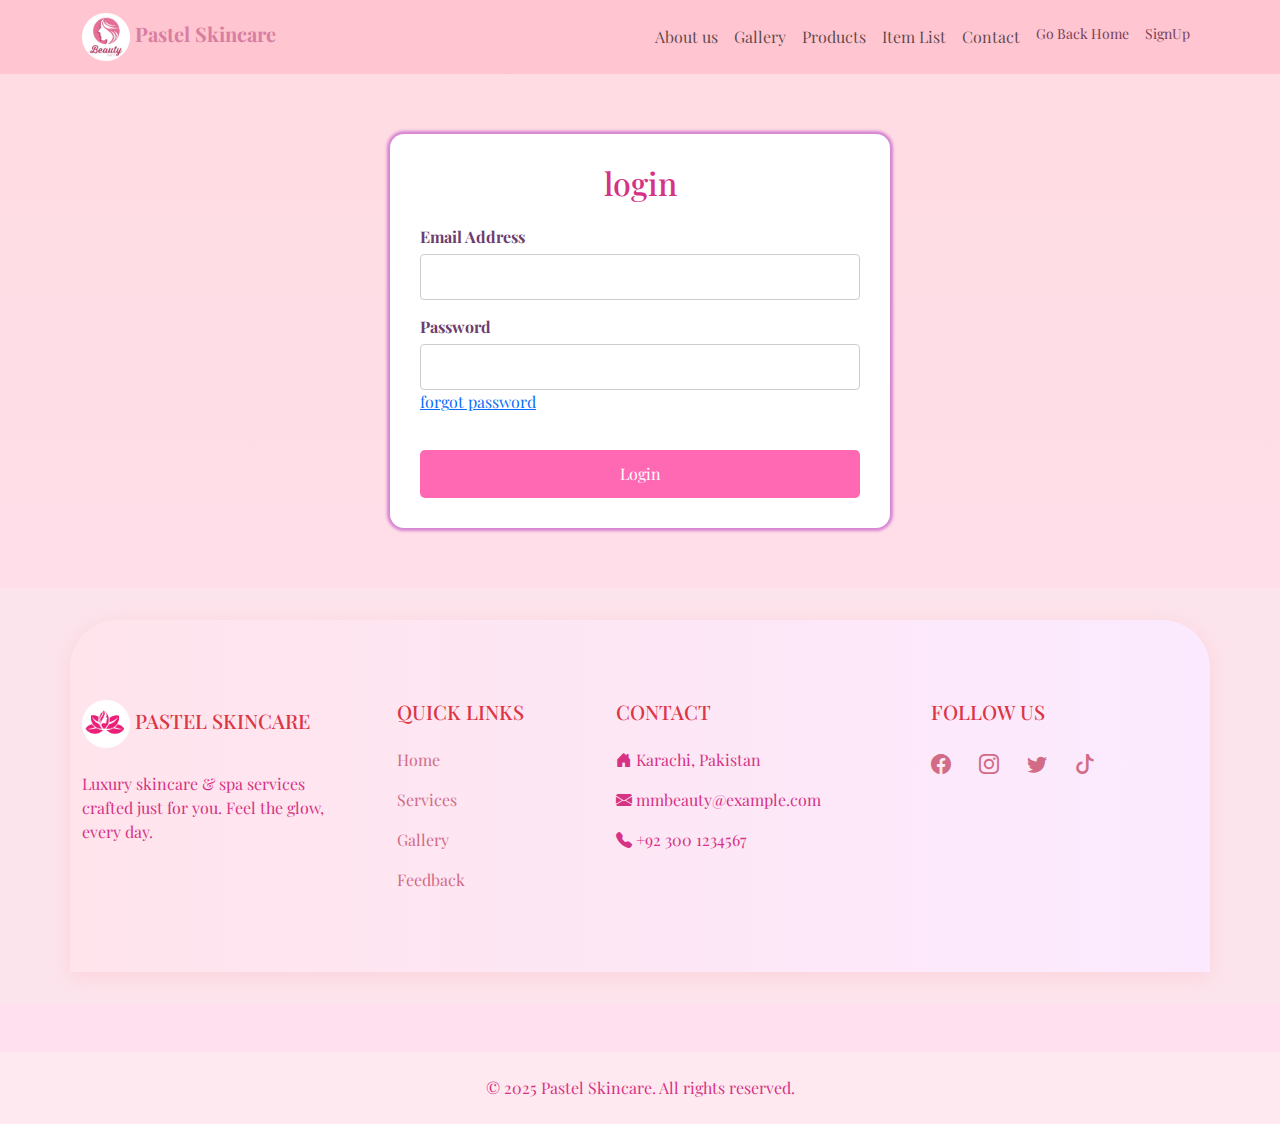
<file: login.html>
<!DOCTYPE html>
<html lang="en">

<head>
  <meta charset="UTF-8">
  <meta name="viewport" content="width=device-width, initial-scale=1.0">
  <title>Login | Pastel Skincare🌺</title>
  <link href="https://cdn.jsdelivr.net/npm/bootstrap@5.3.3/dist/css/bootstrap.min.css" rel="stylesheet">
  <link href="https://fonts.googleapis.com/css2?family=Playfair+Display:wght@500;700&display=swap" rel="stylesheet">
  <link rel="stylesheet" href="https://cdn.jsdelivr.net/npm/bootstrap-icons@1.10.5/font/bootstrap-icons.css">
  <link rel="icon" type="image/png" href="./favicon/apple-touch-icon(2).png" sizes="96x96" />
  <link rel="stylesheet" href="./Css/login.css">
</head>

<body>
     <!-- Loader Wrapper -->
<div id="loader-wrapper">
  <div class="heart"></div>
  <div class="loader-text">Loading Pastel Magic...</div>
</div>

<!-- navbar -->
    <nav class="navbar navbar-expand-lg sticky-top">
  <div class="container">
    <a class="navbar-brand" href="#"><img src="./favicon/favicon(2).ico" alt=""> Pastel Skincare</a>
    <button class="navbar-toggler" type="button" data-bs-toggle="collapse" data-bs-target="#navbarSupportedContent"
      aria-controls="navbarSupportedContent" aria-expanded="false" aria-label="Toggle navigation">
      <span class="navbar-toggler-icon"></span>
    </button>
    <div class="collapse navbar-collapse" id="navbarSupportedContent">
      <ul class="navbar-nav ms-auto">
        <!-- <li class="nav-item">
          <a class="nav-link" href="./index.html" onclick="showLoader()">Home</a>
        </li> -->
        <li class="nav-item">
          <a class="nav-link" href="./AboutUs.html" onclick="showLoader()">About us</a>
        </li>
        <li class="nav-item">
          <a class="nav-link" href="./gallery.html" onclick="showLoader()">Gallery</a>
        </li>
        <li class="nav-item">
          <a class="nav-link" href="./product.html" onclick="showLoader()">Products</a>
        </li>
        <li class="nav-item"><a class="nav-link" href="./OrderPage.html">Item List</a></li>
        <li class="nav-item">
          <a class="nav-link" href="contactus.html">Contact</a>
        </li>
        <li class="nav-item">
            <a class="nav-link btn-pastel" href="./index.html" onclick="showLoader()">Go Back Home</a>
          </li>
        <li class="nav-item">
          <a class="nav-link btn-pastel" href="./registeration_form.html" onclick="showLoader()">SignUp</a>
        </li>
      </ul>
    </div>
  </div>
</nav>




<div class="containerrr">
    <h2>login</h2>
    <form>
        <label for="email">Email Address</label>
        <input type="email" id="email" name="email" required>

        <label for="password">Password</label>
        <input type="password" id="password" name="password" required>
        <p><a href="https://mail.google.com"> forgot password</a> </p>

        <button type="submit">Login</button>
    </form>
</div>




<!-- FOOTER -->
   <footer>
    <div class="container containerr text-center text-md-start">
      <div class="row text-center text-md-start">

        <div class="col-md-3 col-lg-3 col-xl-3 mx-auto mt-3">
          <h5 class="text-uppercase mb-4 font-weight-bold text-danger"><img src="./favicon/favicon(1).ico" alt="">
            Pastel Skincare</h5>
          <p class="p2">Luxury skincare & spa services crafted just for you. Feel the glow, every day.</p>
        </div>

        <!-- Quick Links -->
        <div class="col-md-2 col-lg-2 col-xl-2 mx-auto mt-3">
          <h5 class="text-uppercase mb-4 font-weight-bold text-danger">Quick Links</h5>
          <p><a href="./index.html" class="text-dirty-pink text-decoration-none">Home</a></p>
          <p><a href="./AboutUs.html" class="text-dirty-pink text-decoration-none">Services</a></p>
          <p><a href="./gallery.html" class="text-dirty-pink text-decoration-none">Gallery</a></p>
          <p><a href="./feedback.html" class="text-dirty-pink text-decoration-none">Feedback</a></p>
        </div>
        <div class="col-md-4 col-lg-3 col-xl-3 mx-auto mt-3">
          <h5 class="text-uppercase mb-4 font-weight-bold text-danger">Contact</h5>
          <p><i class="bi bi-house-door-fill"></i> Karachi, Pakistan</p>
          <p><i class="bi bi-envelope-fill"></i> mmbeauty@example.com</p>
          <p><i class="bi bi-telephone-fill"></i> +92 300 1234567</p>
        </div>
        <div class="col-md-3 col-lg-4 col-xl-3 mx-auto mt-3">
          <h5 class="text-uppercase mb-4 font-weight-bold text-danger">Follow us</h5>
          <a href="https://www.facebook.com/" class="text-dirty-pink me-4 fs-5"><i class="bi bi-facebook"></i></a>
          <a href="https://www.instagram.com/" class="text-dirty-pink me-4 fs-5"><i class="bi bi-instagram"></i></a>
          <a href="https://x.com/" class="text-dirty-pink me-4 fs-5"><i class="bi bi-twitter"></i></a>
          <a href="https://www.tiktok.com/login" class="text-dirty-pink me-4 fs-5"><i class="bi bi-tiktok"></i></a>
        </div>
      </div>
    </div>
  </footer>

  <footer class="text-center py-4 mt-5" style="background-color: #ffe9f0;">
    <p class="mb-0">&copy; 2025 Pastel Skincare. All rights reserved.</p>
  </footer>

  <script src="./Js/login.js"></script>
  <script src="https://cdn.jsdelivr.net/npm/bootstrap@5.3.3/dist/js/bootstrap.bundle.min.js"></script>


</body>
</html>
</file>
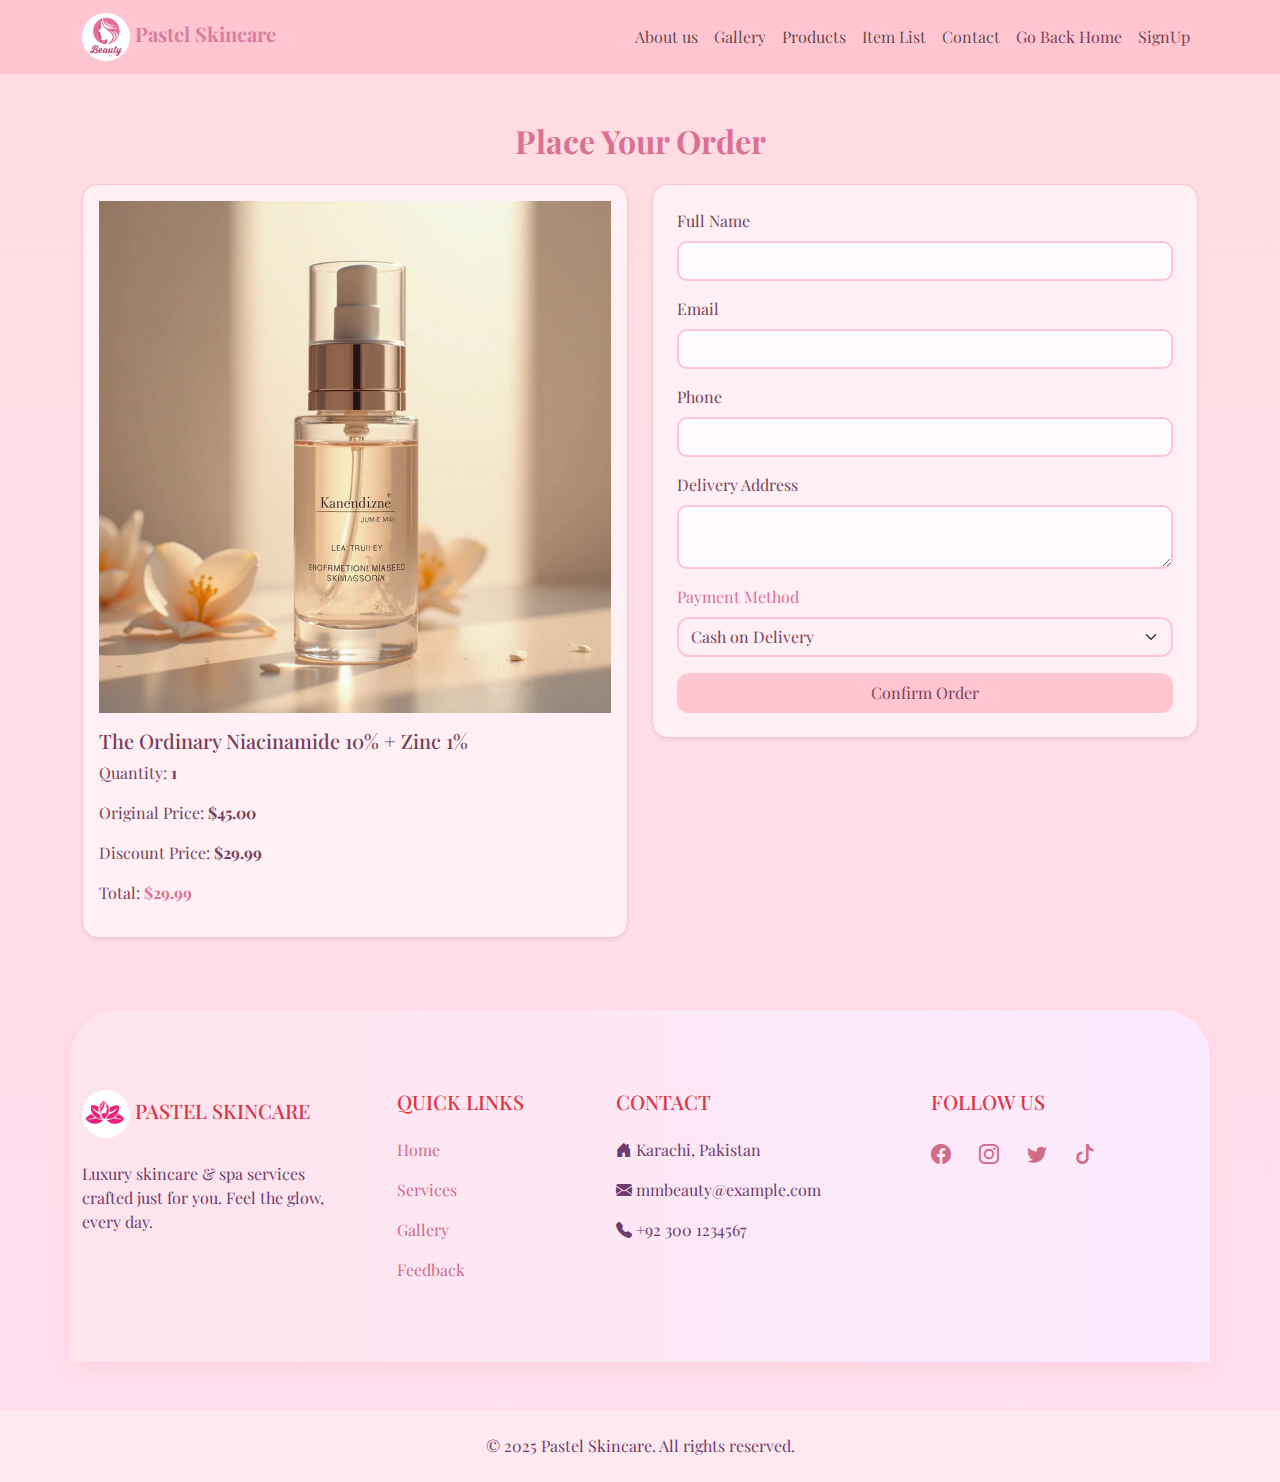
<file: OrderPage.html>
<!DOCTYPE html>
<html lang="en">

<head>
    <meta charset="UTF-8" />
    <meta name="viewport" content="width=device-width, initial-scale=1.0" />
    <title>Order-Page | Pastel Skincare🌺</title>
    <link href="https://cdn.jsdelivr.net/npm/bootstrap@5.3.3/dist/css/bootstrap.min.css" rel="stylesheet" />
    <link href="https://fonts.googleapis.com/css2?family=Playfair+Display:wght@500;700&display=swap" rel="stylesheet" />
    <link rel="stylesheet" href="https://cdn.jsdelivr.net/npm/bootstrap-icons@1.10.5/font/bootstrap-icons.css" />
    <link rel="icon" type="image/png" href="./favicon/apple-touch-icon(2).png" sizes="96x96" />
    <link rel="stylesheet" href="./Css/orderpage.css" />
</head>

<body>
    <!-- Loader Wrapper -->
 <div id="loader-wrapper">
        <div class="heart"></div>
        <div class="loader-text">Loading Pastel Magic...</div>
    </div> 

    <!-- navbar -->
    <nav class="navbar navbar-expand-lg sticky-top">
        <div class="container">
            <a class="navbar-brand" href="#"><img src="./favicon/favicon(2).ico" alt="" /> Pastel Skincare</a>
            <button class="navbar-toggler" type="button" data-bs-toggle="collapse"
                data-bs-target="#navbarSupportedContent" aria-controls="navbarSupportedContent" aria-expanded="false"
                aria-label="Toggle navigation">
                <span class="navbar-toggler-icon"></span>
            </button>
            <div class="collapse navbar-collapse" id="navbarSupportedContent">
                <ul class="navbar-nav ms-auto">
                    <!-- <li class="nav-item">
                        <a class="nav-link" href="./index.html" onclick="showLoader()">Home</a>
                    </li> -->
                    <li class="nav-item">
                        <a class="nav-link" href="./AboutUs.html" onclick="showLoader()">About us</a>
                    </li>
                    <li class="nav-item">
                        <a class="nav-link" href="./gallery.html" onclick="showLoader()">Gallery</a>
                    </li>
                    <li class="nav-item">
                        <a class="nav-link" href="./product.html" onclick="showLoader()">Products</a>
                    </li>
                    <li class="nav-item active">
                        <a class="nav-link" href="./OrderPage.html">Item List</a>
                    </li>
                    <li class="nav-item">
                        <a class="nav-link" href="contactus.html">Contact</a>
                    </li>
                    <li class="nav-item">
            <a class="nav-link btn-pastel" href="./index.html" onclick="showLoader()">Go Back Home</a>
          </li>
                    <li class="nav-item">
                        <a class="nav-link btn-pastel" href="./registeration_form.html"
                            onclick="showLoader()">SignUp</a>
                    </li>
                </ul>
            </div>
        </div>
    </nav>

    <div class="container my-5">
        <h2 class="text-center text-success mb-4">Place Your Order</h2>

        <div class="row">
            <!-- Product Summary -->
            <div class="col-md-6 mb-4">
                <div class="card p-3 shadow-sm">
                    <img src="./imgs/serum.png" alt="Product" class="img-fluid mb-3" />
                    <h5>The Ordinary Niacinamide 10% + Zinc 1%</h5>
                    <p>Quantity: <strong>1</strong></p>
                    <p>Original Price: <strong>$45.00</strong></p>
                    <p>Discount Price: <strong>$29.99</strong></p>
                    <p>Total: <strong class="text-success">$29.99</strong></p>
                </div>
            </div>

            <!-- Order Form -->
            <div class="col-md-6">
                <div class="card p-4 shadow-sm">
                    <form id="orderForm">
                        <div class="mb-3">
                            <label class="form-label">Full Name</label>
                            <input type="text" class="form-control" required />
                        </div>
                        <div class="mb-3">
                            <label class="form-label">Email</label>
                            <input type="email" class="form-control" required />
                        </div>
                        <div class="mb-3">
                            <label class="form-label">Phone</label>
                            <input type="text" class="form-control" required />
                        </div>
                        <div class="mb-3">
                            <label class="form-label">Delivery Address</label>
                            <textarea class="form-control" rows="2" required></textarea>
                        </div>
                        <div class="mb-3">
                            <label class="form-label text-pink">Payment Method</label>
                            <select class="form-select pastel-select" required>
                                <option value="cod">Cash on Delivery</option>
                                <option value="card">Credit/Debit Card</option>
                            </select>
                        </div>

                        <button type="submit" class="btn btn-pastel w-100">
                            Confirm Order
                        </button>
                    </form>
                </div>
            </div>
        </div>
    </div>

    <!-- FOOTER -->
    <footer>
        <div class="container containerr text-center text-md-start">
            <div class="row text-center text-md-start">
                <div class="col-md-3 col-lg-3 col-xl-3 mx-auto mt-3">
                    <h5 class="text-uppercase mb-4 font-weight-bold text-danger">
                        <img src="./favicon/favicon(1).ico" alt="" /> Pastel Skincare
                    </h5>
                    <p class="p2">
                        Luxury skincare & spa services crafted just for you. Feel the
                        glow, every day.
                    </p>
                </div>

                <!-- Quick Links -->
                <div class="col-md-2 col-lg-2 col-xl-2 mx-auto mt-3">
                    <h5 class="text-uppercase mb-4 font-weight-bold text-danger">
                        Quick Links
                    </h5>
                    <p>
                        <a href="./index.html" class="text-dirty-pink text-decoration-none">Home</a>
                    </p>
                    <p>
                        <a href="./AboutUs.html" class="text-dirty-pink text-decoration-none">Services</a>
                    </p>
                    <p>
                        <a href="./gallery.html" class="text-dirty-pink text-decoration-none">Gallery</a>
                    </p>
                    <p>
                        <a href="./feedback.html" class="text-dirty-pink text-decoration-none">Feedback</a>
                    </p>
                </div>
                <div class="col-md-4 col-lg-3 col-xl-3 mx-auto mt-3">
                    <h5 class="text-uppercase mb-4 font-weight-bold text-danger">
                        Contact
                    </h5>
                    <p><i class="bi bi-house-door-fill"></i> Karachi, Pakistan</p>
                    <p><i class="bi bi-envelope-fill"></i> mmbeauty@example.com</p>
                    <p><i class="bi bi-telephone-fill"></i> +92 300 1234567</p>
                </div>
                <div class="col-md-3 col-lg-4 col-xl-3 mx-auto mt-3">
                    <h5 class="text-uppercase mb-4 font-weight-bold text-danger">
                        Follow us
                    </h5>
                    <a href="https://www.facebook.com/" class="text-dirty-pink me-4 fs-5"><i
                            class="bi bi-facebook"></i></a>
                    <a href="https://www.instagram.com/" class="text-dirty-pink me-4 fs-5"><i
                            class="bi bi-instagram"></i></a>
                    <a href="https://x.com/" class="text-dirty-pink me-4 fs-5"><i class="bi bi-twitter"></i></a>
                    <a href="https://www.tiktok.com/login" class="text-dirty-pink me-4 fs-5"><i
                            class="bi bi-tiktok"></i></a>
                </div>
            </div>
        </div>
    </footer>

    <footer class="text-center py-4 mt-5" style="background-color: #ffe9f0">
        <p class="mb-0">&copy; 2025 Pastel Skincare. All rights reserved.</p>
    </footer>

    <script src="./Js/orderpage.js"></script>
    <script src="https://cdn.jsdelivr.net/npm/bootstrap@5.3.3/dist/js/bootstrap.bundle.min.js"></script>
</body>

</html>
</file>
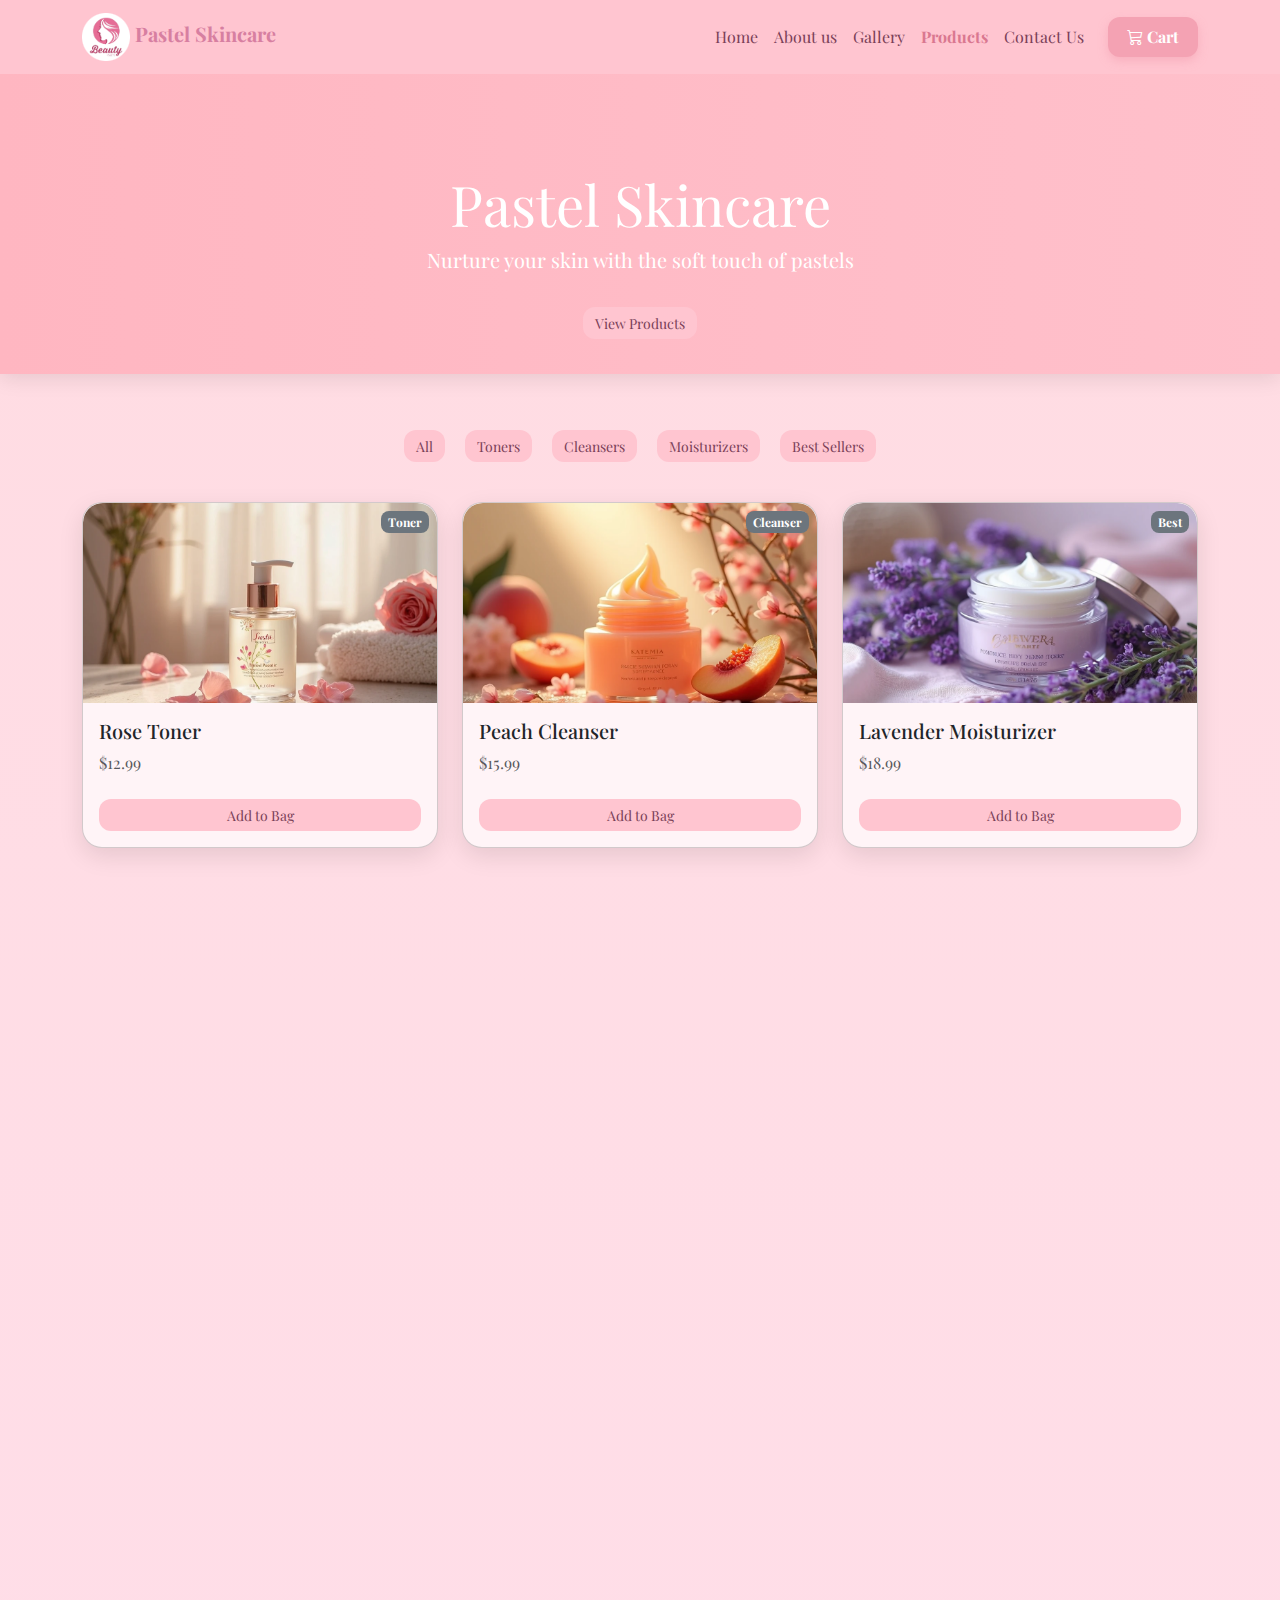
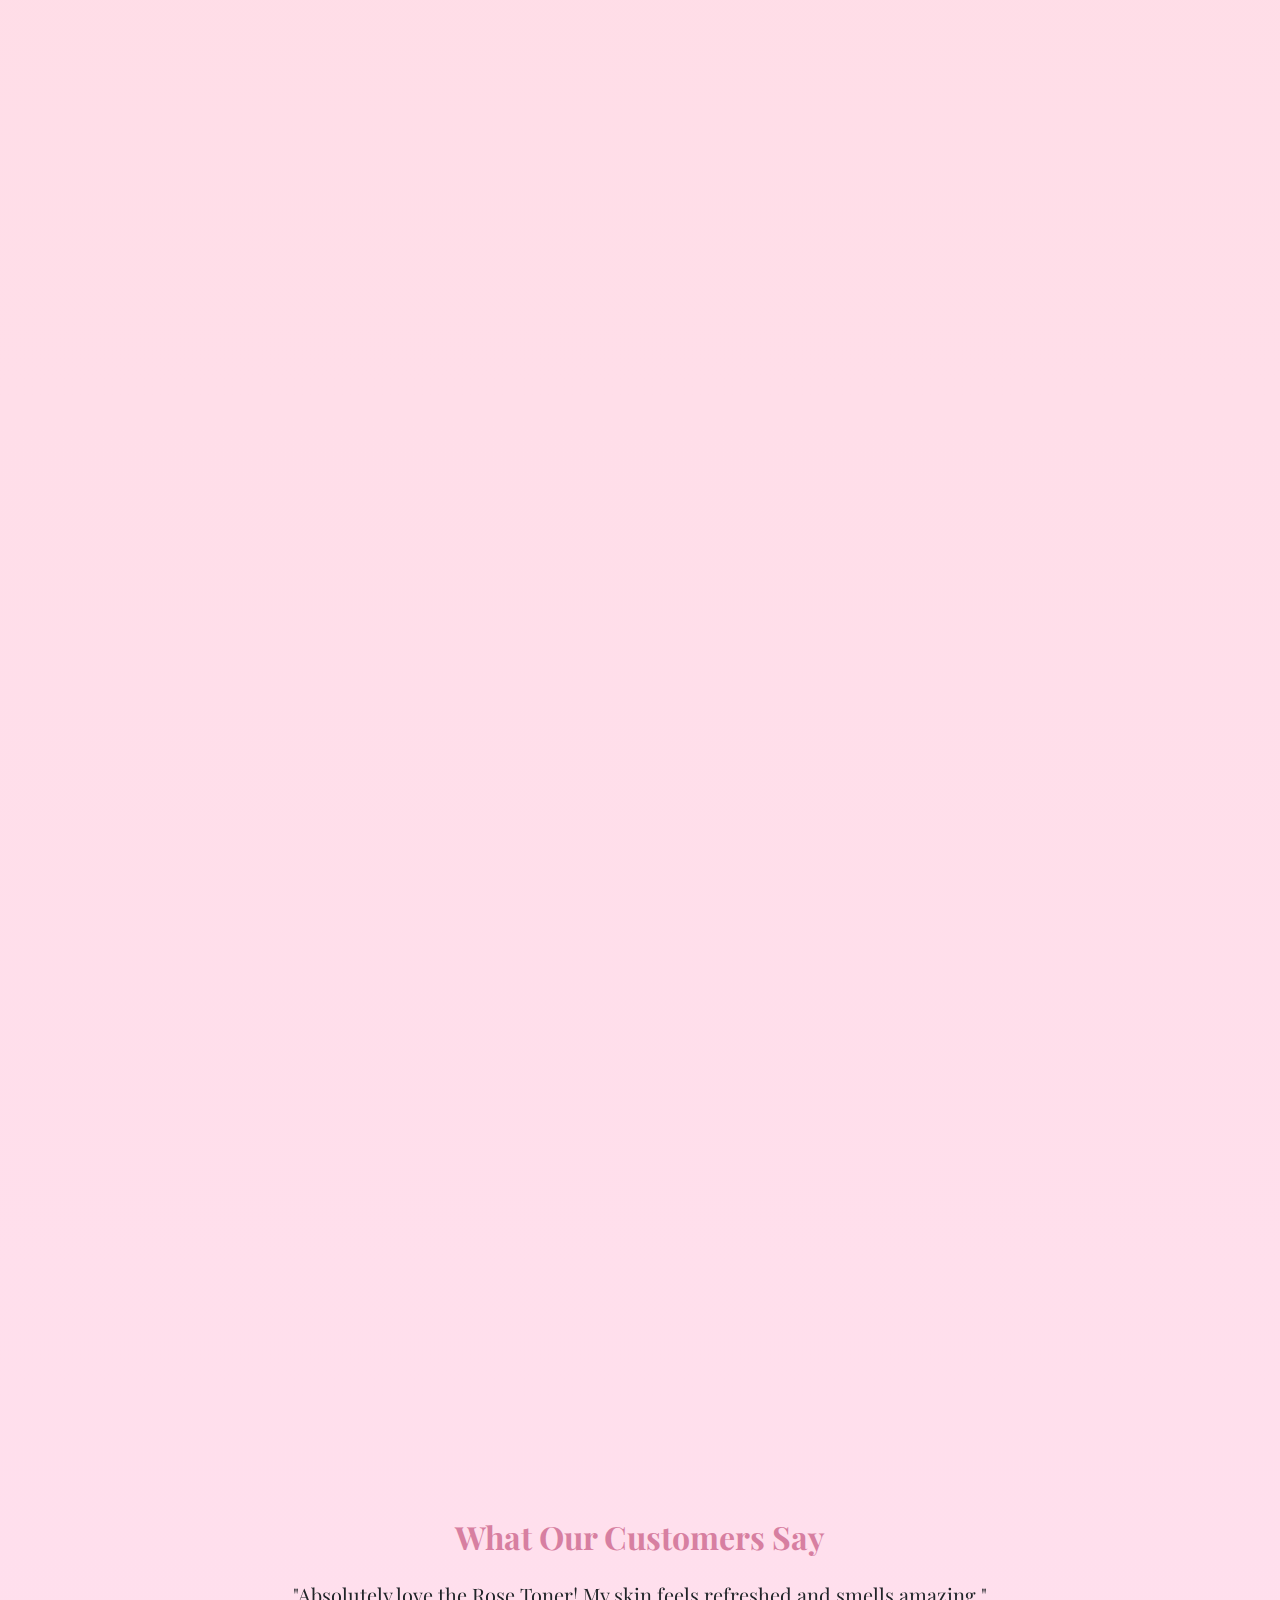
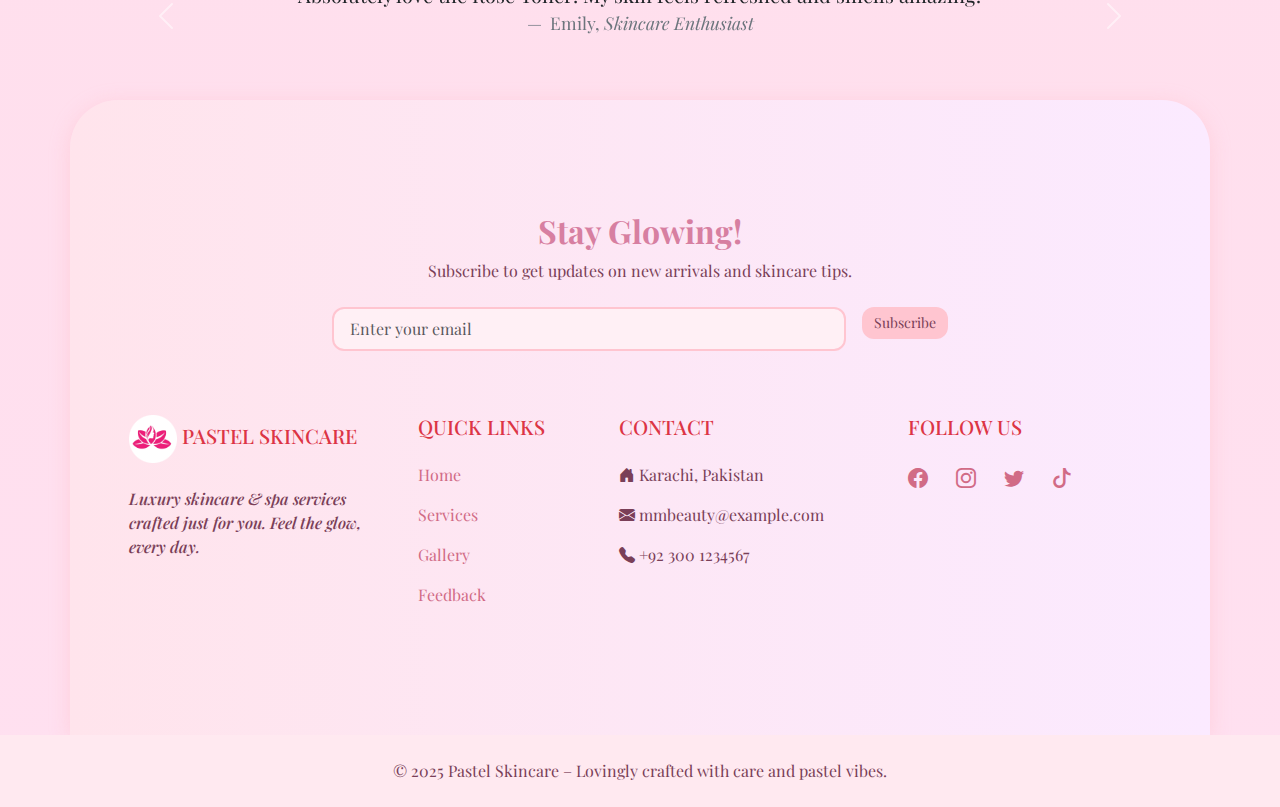
<file: product.html>
<!DOCTYPE html>
<html lang="en">
  <head>
    <meta charset="UTF-8" />
    <meta name="viewport" content="width=device-width, initial-scale=1.0" />
    <title>Products | Pastel Skincare🌺</title>
    <link
      href="https://cdn.jsdelivr.net/npm/bootstrap@5.3.3/dist/css/bootstrap.min.css"
      rel="stylesheet"
    />
    <link
      href="https://fonts.googleapis.com/css2?family=Playfair+Display:wght@500;700&display=swap"
      rel="stylesheet"
    />
    <link
      rel="stylesheet"
      href="https://cdn.jsdelivr.net/npm/bootstrap-icons@1.10.5/font/bootstrap-icons.css"
    />
    <link
      rel="icon"
      type="image/png"
      href="./favicon/apple-touch-icon(2).png"
      sizes="96x96"
    />

    <!-- Bootstrap CSS -->
    <link
      href="https://cdn.jsdelivr.net/npm/bootstrap@5.3.3/dist/css/bootstrap.min.css"
      rel="stylesheet"
    />
    <!--Custom CSS for above bscss -->
    <link href="./Css/product.css" rel="stylesheet" />
  </head>

  <body>
    <nav class="navbar navbar-expand-lg sticky-top navbar-light">
      <div class="container">
        <a class="navbar-brand" href="#"
          ><img src="./favicon/favicon(2).ico" alt="" /> Pastel Skincare</a
        >
        <button
          class="navbar-toggler"
          type="button"
          data-bs-toggle="collapse"
          data-bs-target="#mainNavbar"
          aria-controls="mainNavbar"
          aria-expanded="false"
          aria-label="Toggle navigation"
        >
          <span class="navbar-toggler-icon"></span>
        </button>

        <div class="collapse navbar-collapse" id="mainNavbar">
          <ul class="navbar-nav ms-auto">
            <li class="nav-item">
              <a class="nav-link" href="./index.html" onclick="showLoader()"
                >Home</a
              >
            </li>
            <li class="nav-item">
              <a class="nav-link" href="./AboutUs.html" onclick="showLoader()"
                >About us</a
              >
            </li>
            <li class="nav-item">
              <a class="nav-link" href="./gallery.html" onclick="showLoader()"
                >Gallery</a
              >
            </li>
            <li class="nav-item">
              <a class="nav-link active" href="#products" onclick="showLoader()"
                >Products</a
              >
            </li>
            <!-- <li class="nav-item">
            <a class="nav-link" href="./OrderPage.html">Item List</a>
          </li> -->
            <li class="nav-item">
              <a class="nav-link" href="./contactus.html">Contact Us</a>
            </li>
          </ul>
          <button
            class="btn btn-light ms-3 position-relative"
            data-bs-toggle="offcanvas"
            data-bs-target="#cartSidebar"
            aria-controls="cartSidebar"
          >
            <i class="bi bi-cart3"></i> Cart

            <!--  count bubbs -->
            <span
              id="cart-count"
              class="position-absolute top-0 start-100 translate-middle badge rounded-pill bg-danger"
              style="display: none"
            >
              0
              <span class="visually-hidden">items in cart</span>
            </span>
          </button>
        </div>
      </div>
    </nav>

    <!-- DIV FOR CART -->
    <div class="offcanvas offcanvas-end" tabindex="-1" id="cartSidebar">
      <div class="offcanvas-header">
        <h5 class="offcanvas-title">Your Cart</h5>
        <!--dismiss offcanvas -->
        <button
          type="button"
          class="btn-close"
          data-bs-dismiss="offcanvas"
          aria-label="Close"
        ></button>
      </div>
      <div class="offcanvas-body">
        <ul id="cartItems" class="list-group mb-3"></ul>
        <h6>Total: $<span id="totalPrice">0.00</span></h6>
        <!-- Proper click-->
        <a href="./OrderPage.html" class="btn btn-pastel mt-3 w-100"
          >Checkout</a
        >
      </div>
    </div>

    <!-- HEADER -->
    <header>
      <h1 class="display-4">Pastel Skincare</h1>
      <p class="lead">Nurture your skin with the soft touch of pastels</p>
      <button class="btn btn-pastel mt-3" onclick="scrollToProducts()">
        View Products
      </button>
    </header>

    <!-- DIV -->
    <div class="container my-5" id="products">
      <div class="container category-buttons">
        <button class="btn btn-pastel" onclick="renderProducts('all')">
          All
        </button>
        <button class="btn btn-pastel" onclick="renderProducts('toner')">
          Toners
        </button>
        <button class="btn btn-pastel" onclick="renderProducts('cleanser')">
          Cleansers
        </button>
        <button class="btn btn-pastel" onclick="renderProducts('moisturizer')">
          Moisturizers
        </button>
        <button class="btn btn-pastel" onclick="renderProducts('best')">
          Best Sellers
        </button>
      </div>
      <div class="row g-4" id="productGrid">
        <!-- Add More Product cards, switched to java for better visual appeal-->
      </div>
    </div>

    <!-- SCRIPT STARTS HERWE -->
    <script src="https://cdn.jsdelivr.net/npm/bootstrap@5.3.3/dist/js/bootstrap.bundle.min.js"></script>
    <script>
      const productData = [
        {
          name: "Rose Toner",
          price: 12.99,
          category: "toner",
          image: "imgs/rose2.png.png",
          description:
            "Hydrates and refreshes your skin with natural rose extract.",
        },
        {
          name: "Peach Cleanser",
          price: 15.99,
          category: "cleanser",
          image: "imgs/gudpeach.png.png",
          description:
            "Gently cleanses while leaving your skin soft and peachy-fresh.",
        },
        {
          name: "Lavender Moisturizer",
          price: 18.99,
          category: "best",
          image: "imgs/lave2.png.png",
          description:
            "Soothes and hydrates with calming lavender for all-day comfort.",
        },
        {
          name: "Mint Cleanser",
          price: 14.99,
          category: "cleanser",
          image: "imgs/mint1.png.png",
          description:
            "Refreshing minty formula that purifies and cools your skin.",
        },
        {
          name: "Chamomile Toner",
          price: 11.99,
          category: "best",
          image: "imgs/CToner2.png.png",
          description:
            "Balances and calms skin with the gentle power of chamomile.",
        },
        {
          name: "Vanilla Moisturizer",
          price: 19.99,
          category: "moisturizer",
          image: "imgs/vanilla2.png.png",
          description:
            "Rich vanilla hydration that melts into your skin for a silky glow.",
        },
        {
          name: "Aloe Vera Gel",
          price: 10.99,
          category: "moisturizer",
          image: "imgs/alovera.png.png",
          sale: true,
          description:
            "Cooling gel packed with aloe to soothe, heal, and hydrate.",
        },
        {
          name: "Coconut Cleanser",
          price: 13.49,
          category: "cleanser",
          image: "imgs/cococlen1.png.png",
          sale: false,
          description:
            "Creamy coconut formula that removes impurities and softens skin.",
        },
        {
          name: "Berry Blast Scrub",
          price: 16.99,
          category: "best",
          image: "imgs/bbb.png.png",
          sale: true,
          description:
            "Fruit-packed exfoliator that leaves your skin smooth and glowing.",
        },
        {
          name: "Sunflower Day Cream",
          price: 21.99,
          category: "moisturizer",
          image: "imgs/sun2.png.png",
          sale: false,
          description:
            "Nourishing day cream with sunflower extract for radiant skin.",
        },
        // add moreeeeeee also read array and strings
        {
          name: "Daily Glow Sunscreen",
          price: 16.99,
          category: "best",
          image: "imgs/sun.png",
          description:
            "Lightweight SPF 50+ protection that leaves your skin glowing.",
        },
        {
          name: "Tea Tree Foam Cleanser",
          price: 15.49,
          category: "cleanser",
          image: "imgs/ttfomcln.png.png",
          sale: false,
          description:
            "Deep-cleansing foam with tea tree oil to fight blemishes and refresh skin.",
        },
        {
          name: "HydraBoost Gel Cream",
          price: 20.99,
          category: "moisturizer",
          image: "imgs/hydra.png.png",
          sale: true,
          description:
            "Water-light gel cream that delivers intense hydration without the heaviness.",
        },
        {
          name: "Pink Clay Face Mask",
          price: 17.99,
          category: "best",
          image: "imgs/clay1.png.png",
          sale: false,
          description:
            "Detoxifying pink clay mask that purifies pores and brightens your complexion.",
        },
        // more added :>, see if it works
        {
          name: "Witch Hazel Toner",
          price: 13.99,
          category: "toner",
          image: "imgs/witch1.png.png",
          description: "Clarifying toner with natural astringents.",
        },
        {
          name: "Green Tea Toner",
          price: 14.49,
          category: "toner",
          image: "imgs/gtt.png.png",
          description: "Soothing toner rich in antioxidants.",
        },
        {
          name: "Lavender Mist Toner",
          price: 15.29,
          category: "toner",
          image: "imgs/lavt1.png.png",
          description: "A calming lavender-infused hydrating mist.",
        },
        // copied same above for Best Sellers
        {
          name: "Witch Hazel Toner",
          price: 13.99,
          category: "best",
          image: "imgs/witch2.png.png",
          description: "Clarifying toner with natural astringents.",
        },
        {
          name: "Green Tea Toner",
          price: 14.49,
          category: "best",
          image: "imgs/gtt2.png.png",
          description: "Soothing toner rich in antioxidants.",
        },
        {
          name: "Lavender Mist Toner",
          price: 15.29,
          category: "best",
          image: "imgs/lavt2.png.png",
          description: "A calming lavender-infused hydrating mist.",
        },
      ];

      const productGrid = document.getElementById("productGrid");

      function renderProducts(filter = "all") {
        productGrid.innerHTML = "";
        const filtered =
          filter === "all"
            ? productData
            : productData.filter((p) => p.category === filter);
        filtered.forEach((product) => {
          const col = document.createElement("div");
          col.className = "col-md-4 product-card";
          col.setAttribute("data-category", product.category);

          // Check if the item is already in the cart
          const isInCart = cart[product.name];
          const quantity = isInCart ? cart[product.name].qty : 0;

          col.innerHTML = `
    <div class="card position-relative">
    ${
      product.sale
        ? '<span class="badge bg-danger position-absolute top-0 start-0 m-2">SALE</span>'
        : ""
    }
    <span class="badge bg-secondary position-absolute top-0 end-0 m-2 text-capitalize">${
      product.category
    }</span>
    <img src="${product.image}" class="card-img-top" alt="${product.name}">
    <div class="card-body">
        <h5 class="card-title">${product.name}</h5>
        <p class="card-text text-muted">
            ${
              product.sale
                ? `<del>$${(product.price * 1.2).toFixed(
                    2
                  )}</del> <strong class="text-danger">$${product.price.toFixed(
                    2
                  )}</strong>`
                : `$${product.price.toFixed(2)}`
            }
        </p>
        <button class="btn btn-pastel mt-2 w-100 add-btn" ${
          isInCart ? 'style="display:none;"' : ""
        } onclick="addToBag('${product.name}', ${
            product.price
          }, this)">Add to Bag</button>
        <div class="quantity-controls mt-2" ${
          isInCart ? "" : 'style="display:none;"'
        }>
            <button onclick="decrement(this)">-</button>
            <span>${quantity}</span>
            <button onclick="increment(this)">+</button>
        </div>
    </div>
    ${
      product.description
        ? `<div class="description-hover">${product.description}</div>`
        : ""
    }
</div>

`;

          productGrid.appendChild(col);
          observer.observe(col);
        });
      }

      function filterCategory(category) {
        renderProducts(category);
      }

      function scrollToProducts() {
        document
          .getElementById("products")
          .scrollIntoView({ behavior: "smooth" });
      }

      function increment(btn) {
        const span = btn.previousElementSibling;
        const card = btn.closest(".card");
        const title = card.querySelector(".card-title").textContent;
        const price = parseFloat(
          card.querySelector(".text-muted").textContent.replace(/[^0-9.]/g, "")
        );

        let quantity = parseInt(span.textContent) + 1;
        span.textContent = quantity;
        updateCart(title, price, quantity);
      }

      function decrement(btn) {
        const span = btn.nextElementSibling;
        const card = btn.closest(".card");
        const title = card.querySelector(".card-title").textContent;
        const price = parseFloat(
          card.querySelector(".text-muted").textContent.replace(/[^0-9.]/g, "")
        );

        let quantity = parseInt(span.textContent);
        if (quantity > 0) quantity--;
        span.textContent = quantity;
        updateCart(title, price, quantity);
      }

      const cart = {};

      function updateCart(name, price, qty) {
        if (qty === 0) {
          delete cart[name];
        } else {
          cart[name] = { price, qty };
        }

        renderCart();
        updateCartCount();
      }
      function updateCartCount() {
        const cartCountEl = document.getElementById("cart-count");
        let totalItems = 0;
        for (const item in cart) {
          totalItems += cart[item].qty;
        }
        cartCountEl.textContent = totalItems;
        cartCountEl.style.display = totalItems > 0 ? "inline-block" : "none";
      }

      function addToBag(name, price, button) {
        cart[name] = { price, qty: 1 };
        renderCart();
        alert(`${name} added to your bag!`);

        const card = button.closest(".card-body");
        button.style.display = "none";
        const quantityControls = card.querySelector(".quantity-controls");
        quantityControls.style.display = "flex";
        quantityControls.querySelector("span").textContent = "1";
      }

      function renderCart() {
        const cartItems = document.getElementById("cartItems");
        cartItems.innerHTML = "";
        let total = 0;
        for (const item in cart) {
          const { price, qty } = cart[item];
          const li = document.createElement("li");
          li.className =
            "list-group-item d-flex justify-content-between align-items-center";
          li.innerHTML = `${item} <span>${qty} x $${price.toFixed(2)}</span>`;
          cartItems.appendChild(li);
          total += price * qty;
        }
        document.getElementById("totalPrice").textContent = total.toFixed(2);
      }

      const observer = new IntersectionObserver(
        (entries) => {
          entries.forEach((entry) => {
            if (entry.isIntersecting) {
              entry.target.classList.add("visible");
            }
          });
        },
        { threshold: 0.2 }
      );

      renderProducts();
    </script>

    <!-- loader animation add for the other pages too-->
    <script>
      function showLoader() {
        document.getElementById("loader-wrapper").style.display = "flex";
      }
    </script>
    <script>
      window.addEventListener("load", () => {
        const loader = document.getElementById("loader-wrapper");
        loader.style.opacity = "0";
        setTimeout(() => (loader.style.display = "none"), 700);
      });
    </script>

    <!-- Testimonials Section from ChatGPT for aesthetic purposes ASK SIR -->
    <div class="container my-5">
      <h2 class="text-center section-title mb-4">What Our Customers Say</h2>
      <div
        id="testimonialCarousel"
        class="carousel slide"
        data-bs-ride="carousel"
      >
        <div class="carousel-inner text-center">
          <div class="carousel-item active">
            <blockquote class="blockquote">
              <p>
                "Absolutely love the Rose Toner! My skin feels refreshed and
                smells amazing."
              </p>
              <footer class="blockquote-footer">
                Emily, <cite title="Source Title">Skincare Enthusiast</cite>
              </footer>
            </blockquote>
          </div>
          <div class="carousel-item">
            <blockquote class="blockquote">
              <p>
                "The Lavender Moisturizer is my nighttime ritual now. Gentle and
                soothing."
              </p>
              <footer class="blockquote-footer">
                Jasmine, <cite title="Source Title">Beauty Blogger</cite>
              </footer>
            </blockquote>
          </div>
          <div class="carousel-item">
            <blockquote class="blockquote">
              <p>
                "Peach Cleanser is the only product I use now. It's that good!"
              </p>
              <footer class="blockquote-footer">
                Liam, <cite title="Source Title">Verified Buyer</cite>
              </footer>
            </blockquote>
          </div>
        </div>
        <button
          class="carousel-control-prev"
          type="button"
          data-bs-target="#testimonialCarousel"
          data-bs-slide="prev"
        >
          <span class="carousel-control-prev-icon"></span>
        </button>
        <button
          class="carousel-control-next"
          type="button"
          data-bs-target="#testimonialCarousel"
          data-bs-slide="next"
        >
          <span class="carousel-control-next-icon"></span>
        </button>
      </div>
    </div>

    <footer>
      <div class="container containerr text-center text-md-start">
        <div class="p-5 text-center rounded">
          <h2 class="section-title">Stay Glowing!</h2>
          <p class="mb-4">
            Subscribe to get updates on new arrivals and skincare tips.
          </p>

          <form
            class="row g-3 justify-content-center"
            onsubmit="event.preventDefault(); alert('Thank you for subscribing! ✨');"
          >
            <div class="col-md-6 col-sm-12">
              <input
                type="email"
                class="form-control pastel-input"
                placeholder="Enter your email"
                required
              />
            </div>
            <div class="col-auto">
              <button type="submit" class="btn btn-pastel">Subscribe</button>
            </div>
          </form>

          <div class="row text-center text-md-start mt-5">
            <div class="col-md-3 col-lg-3 col-xl-3 mx-auto mt-3">
              <h5 class="text-uppercase mb-4 font-weight-bold text-danger">
                <img src="./favicon/favicon(1).ico" alt="" /> Pastel Skincare
              </h5>
              <p class="p2">
                Luxury skincare & spa services crafted just for you. Feel the
                glow, every day.
              </p>
            </div>

            <div class="col-md-2 col-lg-2 col-xl-2 mx-auto mt-3">
              <h5 class="text-uppercase mb-4 font-weight-bold text-danger">
                Quick Links
              </h5>
              <p>
                <a
                  href="./index.html"
                  class="text-dirty-pink text-decoration-none"
                  >Home</a
                >
              </p>
              <p>
                <a
                  href="./AboutUs.html"
                  class="text-dirty-pink text-decoration-none"
                  >Services</a
                >
              </p>
              <p>
                <a
                  href="./gallery.html"
                  class="text-dirty-pink text-decoration-none"
                  >Gallery</a
                >
              </p>
              <p>
                <a
                  href="./feedback.html"
                  class="text-dirty-pink text-decoration-none"
                  >Feedback</a
                >
              </p>
            </div>

            <div class="col-md-4 col-lg-3 col-xl-3 mx-auto mt-3">
              <h5 class="text-uppercase mb-4 font-weight-bold text-danger">
                Contact
              </h5>
              <p><i class="bi bi-house-door-fill"></i> Karachi, Pakistan</p>
              <p><i class="bi bi-envelope-fill"></i> mmbeauty@example.com</p>
              <p><i class="bi bi-telephone-fill"></i> +92 300 1234567</p>
            </div>

            <div class="col-md-3 col-lg-4 col-xl-3 mx-auto mt-3">
              <h5 class="text-uppercase mb-4 font-weight-bold text-danger">
                Follow us
              </h5>
              <a
                href="https://www.facebook.com/"
                class="text-dirty-pink me-4 fs-5"
                ><i class="bi bi-facebook"></i
              ></a>
              <a
                href="https://www.instagram.com/"
                class="text-dirty-pink me-4 fs-5"
                ><i class="bi bi-instagram"></i
              ></a>
              <a href="https://x.com/" class="text-dirty-pink me-4 fs-5"
                ><i class="bi bi-twitter"></i
              ></a>
              <a
                href="https://www.tiktok.com/login"
                class="text-dirty-pink me-4 fs-5"
                ><i class="bi bi-tiktok"></i
              ></a>
            </div>
          </div>
        </div>
      </div>

      <!-- Bottom strip -->
      <footer class="text-center py-4 mt-0" style="background-color: #ffe9f0">
        <p class="mb-0">
          &copy; 2025 Pastel Skincare – Lovingly crafted with care and pastel
          vibes.
        </p>
      </footer>
    </footer>
    <!-- Loader -->
    <div id="loader-wrapper">
      <div class="heart"></div>
      <div class="loader-text">Loading Pastel Magic...</div>
      <div
        class="fading-flower"
        style="top: 20%; left: 25%; animation-delay: 1s"
      ></div>
      <div
        class="fading-flower"
        style="top: 40%; left: 70%; animation-delay: 2s"
      ></div>
      <div
        class="fading-flower"
        style="top: 60%; left: 50%; animation-delay: 3s"
      ></div>
    </div>

    <script src="./Js/product.js"></script>
  </body>
</html>
</file>
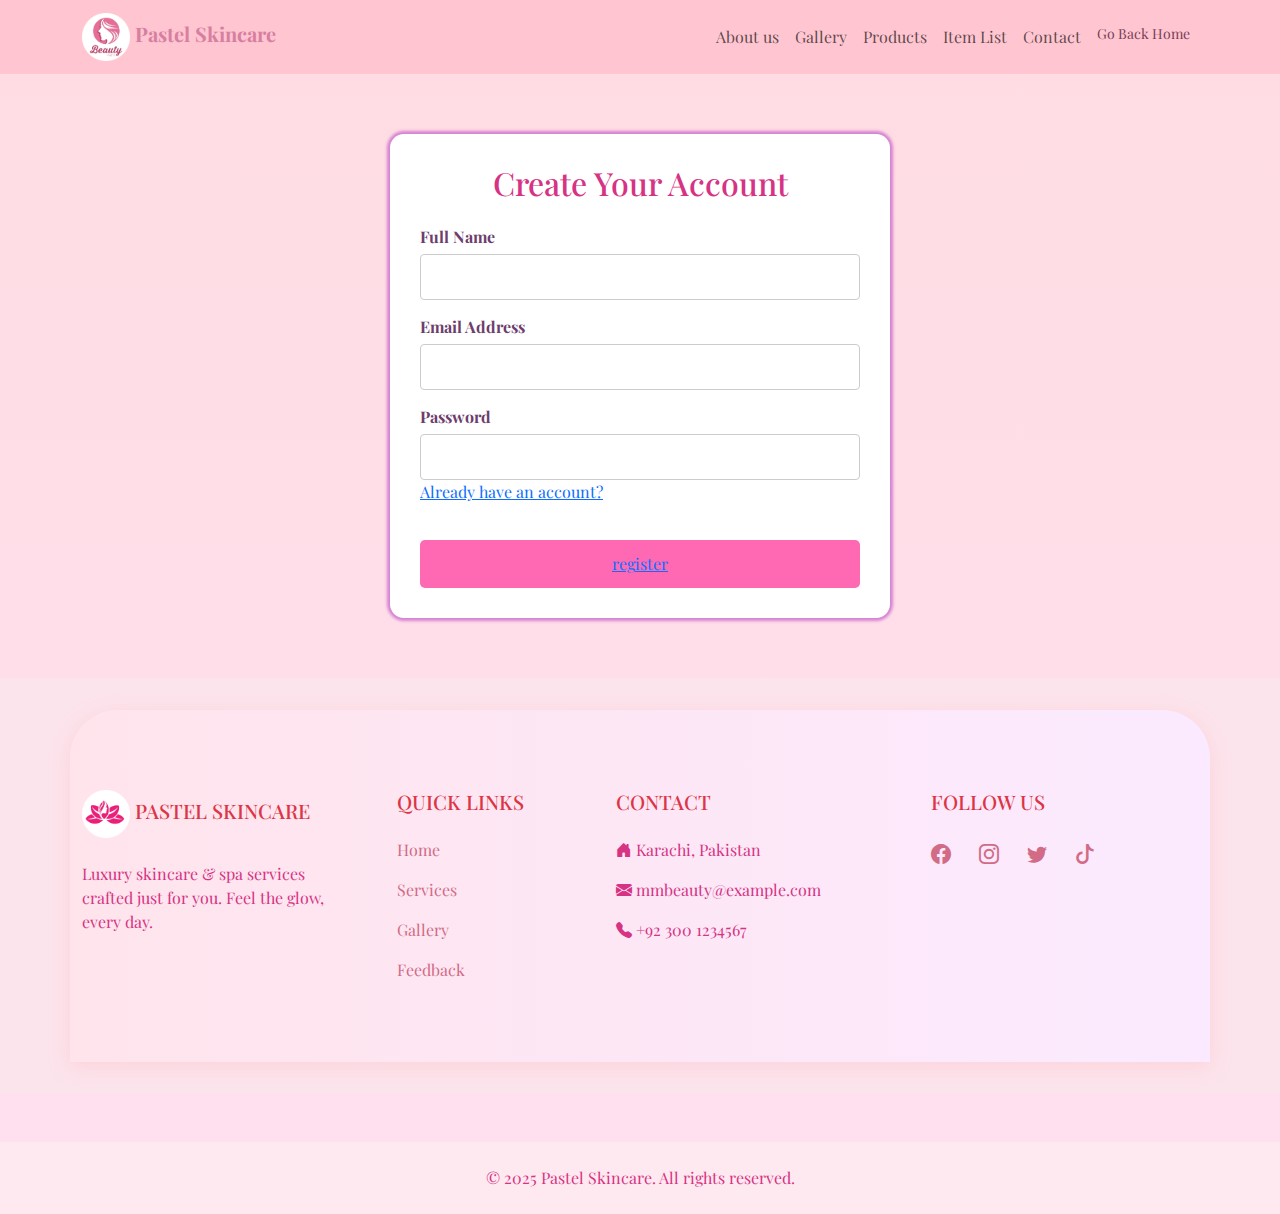
<file: registeration_form.html>
<!DOCTYPE html>
<html lang="en">

<head>
  <meta charset="UTF-8">
  <meta name="viewport" content="width=device-width, initial-scale=1.0">
  <title>Sign In | Pastel Skincare🌺</title>
  <link href="https://cdn.jsdelivr.net/npm/bootstrap@5.3.3/dist/css/bootstrap.min.css" rel="stylesheet">
  <link href="https://fonts.googleapis.com/css2?family=Playfair+Display:wght@500;700&display=swap" rel="stylesheet">
  <link rel="stylesheet" href="https://cdn.jsdelivr.net/npm/bootstrap-icons@1.10.5/font/bootstrap-icons.css">
  <link rel="icon" type="image/png" href="./favicon/apple-touch-icon(2).png" sizes="96x96" />
  <link rel="stylesheet" href="./Css/registeration_form.css">
</head>

<body>
     <!-- Loader Wrapper -->
<div id="loader-wrapper">
  <div class="heart"></div>
  <div class="loader-text">Loading Pastel Magic...</div>
</div>

<!-- navbar -->
    <nav class="navbar navbar-expand-lg sticky-top">
  <div class="container">
    <a class="navbar-brand" href="#"><img src="./favicon/favicon(2).ico" alt=""> Pastel Skincare</a>
    <button class="navbar-toggler" type="button" data-bs-toggle="collapse" data-bs-target="#navbarSupportedContent"
      aria-controls="navbarSupportedContent" aria-expanded="false" aria-label="Toggle navigation">
      <span class="navbar-toggler-icon"></span>
    </button>
    <div class="collapse navbar-collapse" id="navbarSupportedContent">
      <ul class="navbar-nav ms-auto">
        <!-- <li class="nav-item">
          <a class="nav-link" href="./index.html" onclick="showLoader()">Home</a>
        </li> -->
        <li class="nav-item">
          <a class="nav-link" href="./AboutUs.html" onclick="showLoader()">About us</a>
        </li>
        <li class="nav-item">
          <a class="nav-link" href="./gallery.html" onclick="showLoader()">Gallery</a>
        </li>
        <li class="nav-item">
          <a class="nav-link" href="./product.html" onclick="showLoader()">Products</a>
        </li>
        <li class="nav-item"><a class="nav-link" href="./OrderPage.html">Item List</a></li>
        <li class="nav-item">
          <a class="nav-link" href="contactus.html">Contact</a>
        </li>
        <li class="nav-item">
            <a class="nav-link btn-pastel" href="./index.html" onclick="showLoader()">Go Back Home</a>
          </li>
      </ul>
    </div>
  </div>
</nav>




<div class="containerrr">
        <h2>Create Your Account</h2>
        <form action="/submit_registration" method="POST">
            <label for="fullname">Full Name</label>
            <input type="text" id="fullname" name="fullname" required>

            <label for="email">Email Address</label>
            <input type="email" id="email" name="email" required>

            <label for="password">Password</label>
            <input type="password" id="password" name="password" required>

            <p><a href="./login.html">Already have an account?</a></p>
            <!-- above added by aala<label for=""><a href="./login.html"></a> Already have an account?</label> -->


             <button type="submit">    <a href="login.html">  register</a></button>
        </form>
    </div>




<!-- FOOTER -->
   <footer>
    <div class="container containerr text-center text-md-start">
      <div class="row text-center text-md-start">

        <div class="col-md-3 col-lg-3 col-xl-3 mx-auto mt-3">
          <h5 class="text-uppercase mb-4 font-weight-bold text-danger"><img src="./favicon/favicon(1).ico" alt="">
            Pastel Skincare</h5>
          <p class="p2">Luxury skincare & spa services crafted just for you. Feel the glow, every day.</p>
        </div>

        <!-- Quick Links -->
        <div class="col-md-2 col-lg-2 col-xl-2 mx-auto mt-3">
          <h5 class="text-uppercase mb-4 font-weight-bold text-danger">Quick Links</h5>
          <p><a href="./index.html" class="text-dirty-pink text-decoration-none">Home</a></p>
          <p><a href="./AboutUs.html" class="text-dirty-pink text-decoration-none">Services</a></p>
          <p><a href="./gallery.html" class="text-dirty-pink text-decoration-none">Gallery</a></p>
          <p><a href="./feedback.html" class="text-dirty-pink text-decoration-none">Feedback</a></p>
        </div>
        <div class="col-md-4 col-lg-3 col-xl-3 mx-auto mt-3">
          <h5 class="text-uppercase mb-4 font-weight-bold text-danger">Contact</h5>
          <p><i class="bi bi-house-door-fill"></i> Karachi, Pakistan</p>
          <p><i class="bi bi-envelope-fill"></i> mmbeauty@example.com</p>
          <p><i class="bi bi-telephone-fill"></i> +92 300 1234567</p>
        </div>
        <div class="col-md-3 col-lg-4 col-xl-3 mx-auto mt-3">
          <h5 class="text-uppercase mb-4 font-weight-bold text-danger">Follow us</h5>
          <a href="https://www.facebook.com/" class="text-dirty-pink me-4 fs-5"><i class="bi bi-facebook"></i></a>
          <a href="https://www.instagram.com/" class="text-dirty-pink me-4 fs-5"><i class="bi bi-instagram"></i></a>
          <a href="https://x.com/" class="text-dirty-pink me-4 fs-5"><i class="bi bi-twitter"></i></a>
          <a href="https://www.tiktok.com/login" class="text-dirty-pink me-4 fs-5"><i class="bi bi-tiktok"></i></a>
        </div>
      </div>
    </div>
  </footer>

  <footer class="text-center py-4 mt-5" style="background-color: #ffe9f0;">
    <p class="mb-0">&copy; 2025 Pastel Skincare. All rights reserved.</p>
  </footer>

  <script src="./Js/registeration_form.js"></script>
  <script src="https://cdn.jsdelivr.net/npm/bootstrap@5.3.3/dist/js/bootstrap.bundle.min.js"></script>


</body>
</html>
</file>
<file: Css/index.css>
/* COPY THIS AND ADD IN ALL FOR */
body {
      font-family: 'Playfair Display', serif;
      background: linear-gradient(180deg, hsl(350, 100%, 99%) 0%, #ffcee7 100%);
      color: #6d3d6d;
    }

#loader-wrapper { 
  position: fixed;
  top: 0;
  left: 0;
  width: 100%;
  height: 100%;
  background: #fff0f6;
  z-index: 9999;
  display: flex;
  align-items: center;
  justify-content: center;
  flex-direction: column;
}

.heart {
  position: relative;
  width: 80px;
  height: 70px;
  background: pink;
  transform: rotate(-45deg);
  animation: pulse 1.5s infinite;
}

.heart::before,
.heart::after {
  content: '';
  position: absolute;
  width: 80px;
  height: 70px;
  background: pink;
  border-radius: 50%;
}

.heart::before {
  top: -40px;
  left: 0;
}

.heart::after {
  top: 0;
  left: 40px;
}

@keyframes pulse {
  0% {
    transform: scale(1) rotate(-45deg);
    opacity: 1;
  }
  50% {
    transform: scale(1.1) rotate(-45deg);
    opacity: 0.7;
  }
  100% {
    transform: scale(1) rotate(-45deg);
    opacity: 1;
  }
}

.loader-text {
  margin-top: 1.5rem;
  font-size: 1.5rem;
  color: #d77fa1;
  font-weight: bold;
  animation: shimmer 2s infinite;
}

@keyframes shimmer {
  0% { opacity: 0.3; }
  50% { opacity: 1; }
  100% { opacity: 0.3; }
}

/* NAVBAR */
 .navbar {
  background-color: #ffc5d0;
}

.navbar-brand {
  color: #d77fa1;
  font-weight: bold;
  font-family: 'Playfair Display', serif;
}
.btn-pastel {
      background-color: #e892a2;
      color: white;
      border: none;
    }

    .btn-pastel:hover {
      background-color: #da7890;
    }

    .btn-pastel {
  display: inline-block;
  padding: 0.35rem 0.75rem;
  background-color: #ffc5d0;   
  color: #7a3f58;              
  border: none;
  border-radius: 12px;        
  font-size: 0.875rem;        
  text-decoration: none;
  transition: background-color 0.3s ease, color 0.3s ease;
  cursor: pointer;
  text-align: center;
}

.btn-pastel:hover {
  background-color: #ff9fb3; 
  color: white;
}

/* FOOTER */
.containerr {
  background: linear-gradient(to right, #ffe4ec, #fbeaff);
  padding: 4rem 0;
  text-align: center;
  border-radius: 3rem 3rem 0 0;
  box-shadow: 0 4px 20px rgba(255, 182, 193, 0.4);
}

.text-dirty-pink {
  color: #d16b86 !important;
}

.navbar-nav .nav-link:hover {
    background-color: #ff9fb3;
    color: #d63384 !important;
    border-radius: 0.5rem;
    transition: background-color 0.3s ease, color 0.3s ease;
  }

  @media (max-width: 991.98px) {
    .navbar-nav .nav-link:hover {
      background-color: #ffe9f0;
      color: #d63384 !important;
      border-radius: 0.5rem;
      transition: background-color 0.3s ease, color 0.3s ease;
    }
  }

  .card-container {
   display: flex;
   gap: 20px;
   overflow-x: left-right;
   padding: 10px;
 }

 .card {
   width: 250px;
   border: 1px solid #fad5e6;
   border-radius: 5px;
   padding: 10px;
   flex-shrink: 0;
   box-shadow: 10px 10px 5px rgb(230, 173, 200);
   background-color: #fad5e6;
 }

 .card-img-top {
   height: 200px;
   object-fit: cover;
 }

 .btn {
   background: linear-gradient(135deg, #ff69b4, #ff1493);
   color: white;
   border: palevioletred;
   border-radius: 30px;
   padding: 10px 20px;
   font-weight: bold;
   transition: all 0.3s ease;
   box-shadow: 0 4px 10px rgba(255, 20, 147, 0.3);
 }

 .btn:hover {
   background: linear-gradient(135deg, #ff1493, #c71585);
   transform: scale(1.05);
   box-shadow: 0 6px 12px rgba(199, 21, 133, 0.4);
 }

 /* added by urs truly, Aala */
 .card :hover {
   cursor: pointer;
   /* height: 240px;
  width: 270px;
  margin: 2;
  padding: 4; */
 }

 .custom-shadow {
   box-shadow: 0 8px 20px hsla(332, 100%, 89%, 0.918);
   transition: box-shadow 0.3s ease-in-out;
 }

 .custom-shadow:hover {
   box-shadow: 0 12px 28px hsla(332, 100%, 89%, 0.918);
 }
</file>
<file: Css/about.css>
body {
      font-family: 'Playfair Display', serif;
      background: linear-gradient(180deg, #ffdce2 0%, #ffe0f0 100%);
      color: #6d3d6d;
    }

    header {
      background: linear-gradient(90deg, #ffb6c1, #ffc0cb);
      padding: 4rem 0;
      text-align: center;
      position: relative;
      overflow: hidden;
      z-index: 1;
      color: white;
    }

    header::before {
      content: "";
      position: absolute;
      top: 0; left: 0; right: 0; bottom: 0;
      background-size: cover;
      background-position: center;
      animation: slideBackground 15s infinite;
      z-index: -1;
      filter: brightness(0.6);
    }

    @keyframes slideBackground {
      0% { background-image: url(../imgs/sb.png); }
      33% { background-image: url('../imgs/sbg1.png'); }
      66% { background-image: url('../imgs/sbg2.png'); }
      100% { background-image: url('../imgs/sbg3.png'); }
    }

    .section-title {
      font-weight: bold;
      color: #d77fa1;
      margin-bottom: 2rem;
    }

    .about-section {
      background-color: #fff4f7;
      padding: 3rem;
      border-radius: 20px;
      box-shadow: 0 8px 24px rgba(0,0,0,0.1);
    }

    .about-img {
      max-width: 100%;
      border-radius: 20px;
      box-shadow: 0 6px 16px rgba(0,0,0,0.1);
    }

    .btn-pastel {
      background-color: #e892a2;
      color: white;
      border: none;
    }

    .btn-pastel:hover {
      background-color: #da7890;
    }

    .pastel-card {
  border-radius: 1.25rem;
  box-shadow: 0 4px 20px rgba(255, 192, 203, 0.4); /* soft pink glow */
  transition: transform 0.3s ease, box-shadow 0.3s ease;
  border: 1px solid #fce4ec; /* soft pink border */
}

.pastel-card:hover {
  transform: translateY(-5px);
  box-shadow: 0 8px 30px rgba(255, 182, 193, 0.5); /*glow on hover */
}

.navbar {
      background-color: #ffc5d0;
    }

    .navbar-brand {
      color: #d77fa1;
      font-weight: bold;
      font-family: 'Playfair Display', serif;
    }

    .text-dirty-pink {
  color: #d16b86 !important; /* Dirty Pink */
}
.clinic-section {
      padding: 2.5rem 0;
    }

    .containerr {
      background: linear-gradient(to right, #ffe4ec, #fbeaff);
      padding: 4rem 0;
      text-align: center;
      border-radius: 3rem 3rem 0 0;
      box-shadow: 0 4px 20px rgba(255, 182, 193, 0.4);
    }

    .btn-pastel {
  display: inline-block;
  padding: 0.35rem 0.75rem;
  background-color: #ffc5d0;   
  color: #7a3f58;              
  border: none;
  border-radius: 12px;        
  font-size: 0.875rem;        
  text-decoration: none;
  transition: background-color 0.3s ease, color 0.3s ease;
  cursor: pointer;
  text-align: center;
}

.btn-pastel:hover {
  background-color: #ff9fb3; 
  color: white;
}

/* navbar toggle hover add in all with navbar*/
  .navbar-nav .nav-link:hover {
    background-color: #ff9fb3;
    color: #d63384 !important;
    border-radius: 0.5rem;
    transition: background-color 0.3s ease, color 0.3s ease;
  }

  @media (max-width: 991.98px) {
    .navbar-nav .nav-link:hover {
      background-color: #ffe9f0;
      color: #d63384 !important;
      border-radius: 0.5rem;
      transition: background-color 0.3s ease, color 0.3s ease;
    }
  }
</file>
<file: Css/contactus.css>
body {
      font-family: 'Playfair Display', serif;
      background: linear-gradient(180deg, #ffdce2 0%, #ffe0f0 100%);
      color: #6d3d6d;
    }

#loader-wrapper { 
  position: fixed;
  top: 0;
  left: 0;
  width: 100%;
  height: 100%;
  background: #fff0f6;
  z-index: 9999;
  display: flex;
  align-items: center;
  justify-content: center;
  flex-direction: column;
}

.heart {
  position: relative;
  width: 80px;
  height: 70px;
  background: pink;
  transform: rotate(-45deg);
  animation: pulse 1.5s infinite;
}

.heart::before,
.heart::after {
  content: '';
  position: absolute;
  width: 80px;
  height: 70px;
  background: pink;
  border-radius: 50%;
}

.heart::before {
  top: -40px;
  left: 0;
}

.heart::after {
  top: 0;
  left: 40px;
}

@keyframes pulse {
  0% {
    transform: scale(1) rotate(-45deg);
    opacity: 1;
  }
  50% {
    transform: scale(1.1) rotate(-45deg);
    opacity: 0.7;
  }
  100% {
    transform: scale(1) rotate(-45deg);
    opacity: 1;
  }
}

.loader-text {
  margin-top: 1.5rem;
  font-size: 1.5rem;
  color: #d77fa1;
  font-weight: bold;
  animation: shimmer 2s infinite;
}

@keyframes shimmer {
  0% { opacity: 0.3; }
  50% { opacity: 1; }
  100% { opacity: 0.3; }
}


/* COPY THIS AND ADD IN ALL FOR */
/* NAVBAR */
 .navbar {
  background-color: #ffc5d0;
}

.navbar-brand {
  color: #d77fa1;
  font-weight: bold;
  font-family: 'Playfair Display', serif;
}
.btn-pastel {
      background-color: #e892a2;
      color: white;
      border: none;
    }

    .btn-pastel:hover {
      background-color: #da7890;
    }

    .btn-pastel {
  display: inline-block;
  padding: 0.35rem 0.75rem;
  background-color: #ffc5d0;   
  color: #7a3f58;              
  border: none;
  border-radius: 12px;        
  font-size: 0.875rem;        
  text-decoration: none;
  transition: background-color 0.3s ease, color 0.3s ease;
  cursor: pointer;
  text-align: center;
}

.btn-pastel:hover {
  background-color: #ff9fb3; 
  color: white;
}

/* FOOTER */
.containerr {
  background: linear-gradient(to right, #ffe4ec, #fbeaff);
  padding: 4rem 0;
  text-align: center;
  border-radius: 3rem 3rem 0 0;
  box-shadow: 0 4px 20px rgba(255, 182, 193, 0.4);
}

.text-dirty-pink {
  color: #d16b86 !important;
}

.navbar-nav .nav-link:hover {
    background-color: #ff9fb3;
    color: #d63384 !important;
    border-radius: 0.5rem;
    transition: background-color 0.3s ease, color 0.3s ease;
  }

  @media (max-width: 991.98px) {
    .navbar-nav .nav-link:hover {
      background-color: #ffe9f0;
      color: #d63384 !important;
      border-radius: 0.5rem;
      transition: background-color 0.3s ease, color 0.3s ease;
    }
  }

  h2 {
      text-align: center;
      color: palevioletred;
    }
    #contact {
      grid-area: contact;
      padding: 20px;
    }
    .containerr {
      background: linear-gradient(to right, #ffe4ec, #fbeaff);
      padding: 4rem 0;
      text-align: center;
      border-radius: 3rem 3rem 0 0;
      box-shadow: 0 4px 20px rgba(255, 182, 193, 0.4);
    }
    .contact-form {
      max-width: 600px;
      margin: auto;
    }
    .form-group {
      display: flex;
      flex-wrap: wrap;
      gap: 15px;
      margin-bottom: 15px;
    }
    .contact-form input,
    .contact-form textarea {
      flex: 1 1 100%;
      padding: 10px;
      border: 1px solid #ccc;
      border-radius: 5px;
    }
    .contact-form input:focus,
    .contact-form textarea:focus {
      border-color: palevioletred;
      outline: none;
    }
    .contact-form button {
      background-color: palevioletred;
      color: white;
      border: none;
      padding: 12px 20px;
      cursor: pointer;
      border-radius: 5px;
    }
    .contact-form button:hover {
      background-color: pink;
    }

    iframe {
      width: 100%;
      height: 350px;
      border: 0;
      border-radius: 10px;
      margin: 20px 0;
    }
</file>
<file: Css/feedback.css>
body {
      font-family: 'Playfair Display', serif;
      background: linear-gradient(180deg, #ffdce2 0%, #ffe0f0 100%);
      color: #6d3d6d;
    }

#loader-wrapper { 
  position: fixed;
  top: 0;
  left: 0;
  width: 100%;
  height: 100%;
  background: #fff0f6;
  z-index: 9999;
  display: flex;
  align-items: center;
  justify-content: center;
  flex-direction: column;
}

.heart {
  position: relative;
  width: 80px;
  height: 70px;
  background: pink;
  transform: rotate(-45deg);
  animation: pulse 1.5s infinite;
}

.heart::before,
.heart::after {
  content: '';
  position: absolute;
  width: 80px;
  height: 70px;
  background: pink;
  border-radius: 50%;
}

.heart::before {
  top: -40px;
  left: 0;
}

.heart::after {
  top: 0;
  left: 40px;
}

@keyframes pulse {
  0% {
    transform: scale(1) rotate(-45deg);
    opacity: 1;
  }
  50% {
    transform: scale(1.1) rotate(-45deg);
    opacity: 0.7;
  }
  100% {
    transform: scale(1) rotate(-45deg);
    opacity: 1;
  }
}

.loader-text {
  margin-top: 1.5rem;
  font-size: 1.5rem;
  color: #d77fa1;
  font-weight: bold;
  animation: shimmer 2s infinite;
}

@keyframes shimmer {
  0% { opacity: 0.3; }
  50% { opacity: 1; }
  100% { opacity: 0.3; }
}


/* COPY THIS AND ADD IN ALL FOR */
/* NAVBAR */
 .navbar {
  background-color: #ffc5d0;
}

.navbar-brand {
  color: #d77fa1;
  font-weight: bold;
  font-family: 'Playfair Display', serif;
}
.btn-pastel {
      background-color: #e892a2;
      color: white;
      border: none;
    }

    .btn-pastel:hover {
      background-color: #da7890;
    }

    .btn-pastel {
  display: inline-block;
  padding: 0.35rem 0.75rem;
  background-color: #ffc5d0;   
  color: #7a3f58;              
  border: none;
  border-radius: 12px;        
  font-size: 0.875rem;        
  text-decoration: none;
  transition: background-color 0.3s ease, color 0.3s ease;
  cursor: pointer;
  text-align: center;
}

.btn-pastel:hover {
  background-color: #ff9fb3; 
  color: white;
}

/* FOOTER */
.containerr {
  background: linear-gradient(to right, #ffe4ec, #fbeaff);
  padding: 4rem 0;
  text-align: center;
  border-radius: 3rem 3rem 0 0;
  box-shadow: 0 4px 20px rgba(255, 182, 193, 0.4);
}

.text-dirty-pink {
  color: #d16b86 !important;
}

.navbar-nav .nav-link:hover {
    background-color: #ff9fb3;
    color: #d63384 !important;
    border-radius: 0.5rem;
    transition: background-color 0.3s ease, color 0.3s ease;
  }

  @media (max-width: 991.98px) {
    .navbar-nav .nav-link:hover {
      background-color: #ffe9f0;
      color: #d63384 !important;
      border-radius: 0.5rem;
      transition: background-color 0.3s ease, color 0.3s ease;
    }
  }

  /* body {
      background-image: url(feedbackimage.jpg);
      background-size: cover;
      background-position: center;
      background-attachment: fixed;
      height: 100vh;
      display: flex;
      justify-content: center;
      align-items: center;
      font-family: Arial, Helvetica, sans-serif;
    } */
    h2 {
      color: deeppink;
    }
    .feedback-card {
      max-width: 500px;
      padding: 20px;
      border-radius: 12px;
      background-color: white;
      text-align: center;
    }
    .star-rating .fa-star {
      font-size: 1.5rem;
      cursor: pointer;
      color: #ddd;
    }
    .star-rating .fa-star.checked {
      color: gold;
    }
    .btn-submit {
      background-color: pink;
      color: deeppink;
      border: none;
      padding: 10px;
      font-size: 16px;
      border-radius: 5px;
      transition: 0.3s;
    }
    .btn-submit:hover {
      background-color: plum;
    }
</file>
<file: Css/gallery.css>
body {
      font-family: 'Playfair Display', serif;
      background: linear-gradient(180deg, #ffe7eb 0%, #ffffff 100%);
      color: #6d3d6d;
    }

#loader-wrapper { 
  position: fixed;
  top: 0;
  left: 0;
  width: 100%;
  height: 100%;
  background: #fff0f6;
  z-index: 9999;
  display: flex;
  align-items: center;
  justify-content: center;
  flex-direction: column;
}

.heart {
  position: relative;
  width: 80px;
  height: 70px;
  background: pink;
  transform: rotate(-45deg);
  animation: pulse 1.5s infinite;
}

.heart::before,
.heart::after {
  content: '';
  position: absolute;
  width: 80px;
  height: 70px;
  background: pink;
  border-radius: 50%;
}

.heart::before {
  top: -40px;
  left: 0;
}

.heart::after {
  top: 0;
  left: 40px;
}

@keyframes pulse {
  0% {
    transform: scale(1) rotate(-45deg);
    opacity: 1;
  }
  50% {
    transform: scale(1.1) rotate(-45deg);
    opacity: 0.7;
  }
  100% {
    transform: scale(1) rotate(-45deg);
    opacity: 1;
  }
}

.loader-text {
  margin-top: 1.5rem;
  font-size: 1.5rem;
  color: #d77fa1;
  font-weight: bold;
  animation: shimmer 2s infinite;
}

@keyframes shimmer {
  0% { opacity: 0.3; }
  50% { opacity: 1; }
  100% { opacity: 0.3; }
}


/* COPY THIS AND ADD IN ALL FOR */
/* NAVBAR */
 .navbar {
  background-color: #ffc5d0;
}

.navbar-brand {
  color: #d77fa1;
  font-weight: bold;
  font-family: 'Playfair Display', serif;
}
.btn-pastel {
      background-color: #e892a2;
      color: white;
      border: none;
    }

    .btn-pastel:hover {
      background-color: #da7890;
    }

    .btn-pastel {
  display: inline-block;
  padding: 0.35rem 0.75rem;
  background-color: #ffc5d0;   
  color: #7a3f58;              
  border: none;
  border-radius: 12px;        
  font-size: 0.875rem;        
  text-decoration: none;
  transition: background-color 0.3s ease, color 0.3s ease;
  cursor: pointer;
  text-align: center;
}

.btn-pastel:hover {
  background-color: #ff9fb3; 
  color: white;
}

/* FOOTER */
.containerr {
  background: linear-gradient(to right, #ffe4ec, #fbeaff);
  padding: 4rem 0;
  text-align: center;
  border-radius: 3rem 3rem 0 0;
  box-shadow: 0 4px 20px rgba(255, 182, 193, 0.4);
}

.text-dirty-pink {
  color: #d16b86 !important;
}

.navbar-nav .nav-link:hover {
    background-color: #ff9fb3;
    color: #d63384 !important;
    border-radius: 0.5rem;
    transition: background-color 0.3s ease, color 0.3s ease;
  }

  @media (max-width: 991.98px) {
    .navbar-nav .nav-link:hover {
      background-color: #ffe9f0;
      color: #d63384 !important;
      border-radius: 0.5rem;
      transition: background-color 0.3s ease, color 0.3s ease;
    }
  }

    .colored-section {
      background: linear-gradient(to right, #fbc2eb, #a6c1ee);
      padding: 50px 20px;
      border-radius: 20px;
    }

    .gallery-img {
      width: 100%;
      height: 250px;
      object-fit: cover;
      border: 3px solid violet;
      border-radius: 15px;
      transition: transform 0.3s ease;
    }

    .gallery-img:hover {
      transform: scale(1.05);
      box-shadow: 0 8px 16px rgba(0, 0, 0, 0.2);
    }

    .btn-gradient {
      background: linear-gradient(135deg, #ff69b4, #ff1493);
      color: white;
      border: none;
      border-radius: 30px;
      padding: 10px 25px;
      font-weight: bold;
      transition: all 0.3s ease;
      box-shadow: 0 4px 10px rgba(255, 20, 147, 0.3);
    }

    .btn-gradient:hover {
      background: linear-gradient(135deg, #ff1493, #c71585);
      transform: scale(1.05);
      box-shadow: 0 6px 12px rgba(199, 21, 133, 0.4);
    }

    .clinic-header {
      background: linear-gradient(to right, #fae1ff, #ffdde7);
      padding: 4rem 0;
      text-align: center;
      border-radius: 3rem 3rem 0 0;
      box-shadow: 0 4px 20px rgba(255, 182, 193, 0.4);
    }

    .clinic-header h2 {
      font-size: 2rem;
      font-weight: bold;
      color: #d63384;
    }

    .clinic-header p {
      color: #6c757d;
      font-size: 1.1rem;
    }

    .clinic-section {
      background: linear-gradient(to top, #fdf4ff, #ffffff);
      padding: 2.5rem 0;
      border-radius: 0 0 3rem 3rem;
      box-shadow: 0 4px 20px rgba(255, 182, 193, 0.4);
    }

    .clinic-page img {
  border-radius: 1rem;
  box-shadow: 0 6px 20px rgba(248, 198, 216, 0.3);
}

.animate-left, .animate-right {
  opacity: 0;
  transform: translateX(50px);
  transition: all 0.6s ease-in-out;
}

.animate-right {
  transform: translateX(-50px);
}

.animate-left.visible,
.animate-right.visible {
  opacity: 1;
  transform: translateX(0);
}
</file>
<file: Css/login.css>
body {
      font-family: 'Playfair Display', serif;
      background: linear-gradient(180deg, #ffdce2 0%, #ffe0f0 100%);
      color: #6d3d6d;
    }

#loader-wrapper { 
  position: fixed;
  top: 0;
  left: 0;
  width: 100%;
  height: 100%;
  background: #fff0f6;
  z-index: 9999;
  display: flex;
  align-items: center;
  justify-content: center;
  flex-direction: column;
}

.heart {
  position: relative;
  width: 80px;
  height: 70px;
  background: pink;
  transform: rotate(-45deg);
  animation: pulse 1.5s infinite;
}

.heart::before,
.heart::after {
  content: '';
  position: absolute;
  width: 80px;
  height: 70px;
  background: pink;
  border-radius: 50%;
}

.heart::before {
  top: -40px;
  left: 0;
}

.heart::after {
  top: 0;
  left: 40px;
}

@keyframes pulse {
  0% {
    transform: scale(1) rotate(-45deg);
    opacity: 1;
  }
  50% {
    transform: scale(1.1) rotate(-45deg);
    opacity: 0.7;
  }
  100% {
    transform: scale(1) rotate(-45deg);
    opacity: 1;
  }
}

.loader-text {
  margin-top: 1.5rem;
  font-size: 1.5rem;
  color: #d77fa1;
  font-weight: bold;
  animation: shimmer 2s infinite;
}

@keyframes shimmer {
  0% { opacity: 0.3; }
  50% { opacity: 1; }
  100% { opacity: 0.3; }
}


/* COPY THIS AND ADD IN ALL FOR */
/* NAVBAR */
 .navbar {
  background-color: #ffc5d0;
}

.navbar-brand {
  color: #d77fa1;
  font-weight: bold;
  font-family: 'Playfair Display', serif;
}
.btn-pastel {
      background-color: #e892a2;
      color: white;
      border: none;
    }

    .btn-pastel:hover {
      background-color: #da7890;
    }

    .btn-pastel {
  display: inline-block;
  padding: 0.35rem 0.75rem;
  background-color: #ffc5d0;   
  color: #7a3f58;              
  border: none;
  border-radius: 12px;        
  font-size: 0.875rem;        
  text-decoration: none;
  transition: background-color 0.3s ease, color 0.3s ease;
  cursor: pointer;
  text-align: center;
}

.btn-pastel:hover {
  background-color: #ff9fb3; 
  color: white;
}

/* FOOTER */
.containerr {
  background: linear-gradient(to right, #ffe4ec, #fbeaff);
  padding: 4rem 0;
  text-align: center;
  border-radius: 3rem 3rem 0 0;
  box-shadow: 0 4px 20px rgba(255, 182, 193, 0.4);
}

.text-dirty-pink {
  color: #d16b86 !important;
}

.navbar-nav .nav-link:hover {
    background-color: #ff9fb3;
    color: #d63384 !important;
    border-radius: 0.5rem;
    transition: background-color 0.3s ease, color 0.3s ease;
  }

  @media (max-width: 991.98px) {
    .navbar-nav .nav-link:hover {
      background-color: #ffe9f0;
      color: #d63384 !important;
      border-radius: 0.5rem;
      transition: background-color 0.3s ease, color 0.3s ease;
    }
  }



  .containerrr {
            width: 100%;
            max-width: 500px;
            margin: 60px auto;
            background-color: white;
            padding: 30px;
            box-shadow: 0 0 3px 3px rgba(206, 117, 206, 0.863);
            border-radius: 14px;
        }

        h2 {
            text-align: center;
            color: #d63384;
        }

        form {
            display: flex;
            flex-direction: column;
        }

        label {
            margin-top: 15px;
            font-weight: bold;
        }

        input, select {
            padding: 10px;
            margin-top: 5px;
            border: 1px solid #ccc;
            border-radius: 4px;
            font-size: 16px;
        }

        button {
            margin-top: 20px;
            padding: 12px;
            background-color: #ff69b4;
            border: none;
            color: white;
            font-size: 16px;
            border-radius: 5px;
            cursor: pointer;
        }

        button:hover {
            background-color: #e055a0;
        }
        footer {
      background-color: #fce4ec;
      padding: 2rem 0;
      text-align: center;
      color: #d63384;
    }
</file>
<file: Css/orderpage.css>
body {
      font-family: 'Playfair Display', serif;
      background: linear-gradient(180deg, #ffdce2 0%, #ffe0f0 100%);
      color: #6d3d6d;
    }

#loader-wrapper { 
  position: fixed;
  top: 0;
  left: 0;
  width: 100%;
  height: 100%;
  background: #fff0f6;
  z-index: 9999;
  display: flex;
  align-items: center;
  justify-content: center;
  flex-direction: column;
}

.heart {
  position: relative;
  width: 80px;
  height: 70px;
  background: pink;
  transform: rotate(-45deg);
  animation: pulse 1.5s infinite;
}

.heart::before,
.heart::after {
  content: '';
  position: absolute;
  width: 80px;
  height: 70px;
  background: pink;
  border-radius: 50%;
}

.heart::before {
  top: -40px;
  left: 0;
}

.heart::after {
  top: 0;
  left: 40px;
}

@keyframes pulse {
  0% {
    transform: scale(1) rotate(-45deg);
    opacity: 1;
  }
  50% {
    transform: scale(1.1) rotate(-45deg);
    opacity: 0.7;
  }
  100% {
    transform: scale(1) rotate(-45deg);
    opacity: 1;
  }
}

.loader-text {
  margin-top: 1.5rem;
  font-size: 1.5rem;
  color: #d77fa1;
  font-weight: bold;
  animation: shimmer 2s infinite;
}

@keyframes shimmer {
  0% { opacity: 0.3; }
  50% { opacity: 1; }
  100% { opacity: 0.3; }
}


/* COPY THIS AND ADD IN ALL FOR */
/* NAVBAR */
 .navbar {
  background-color: #ffc5d0;
}

.navbar-brand {
  color: #d77fa1;
  font-weight: bold;
  font-family: 'Playfair Display', serif;
}
.btn-pastel {
      background-color: #e892a2;
      color: white;
      border: none;
    }

    .btn-pastel:hover {
      background-color: #da7890;
    }

    .btn-pastel {
  display: inline-block;
  padding: 0.35rem 0.75rem;
  background-color: #ffc5d0;   
  color: #7a3f58;              
  border: none;
  border-radius: 12px;        
  font-size: 0.875rem;        
  text-decoration: none;
  transition: background-color 0.3s ease, color 0.3s ease;
  cursor: pointer;
  text-align: center;
}

.btn-pastel:hover {
  background-color: #ff9fb3; 
  color: white;
}

/* FOOTER */
.containerr {
  background: linear-gradient(to right, #ffe4ec, #fbeaff);
  padding: 4rem 0;
  text-align: center;
  border-radius: 3rem 3rem 0 0;
  box-shadow: 0 4px 20px rgba(255, 182, 193, 0.4);
}

.text-dirty-pink {
  color: #d16b86 !important;
}

.navbar-nav .nav-link:hover {
    background-color: #ff9fb3;
    color: #d63384 !important;
    border-radius: 0.5rem;
    transition: background-color 0.3s ease, color 0.3s ease;
  }

  @media (max-width: 991.98px) {
    .navbar-nav .nav-link:hover {
      background-color: #ffe9f0;
      color: #d63384 !important;
      border-radius: 0.5rem;
      transition: background-color 0.3s ease, color 0.3s ease;
    }
  }

  body {
      font-family: 'Playfair Display', serif;
      background: linear-gradient(180deg, #ffdce2 0%, #ffe0f0 100%);
      color: #6d3d6d;
    }

    .card {
  border-radius: 12px;
  border: none;
}

h2 {
  font-weight: 700;
  color:  rgb(216, 112, 164);
}

.btn-pastel {
  display: inline-block;
  padding: 0.5rem 1rem;
  background-color: #ffc5d0;   
  color: #7a3f58;             
  border: none;
  border-radius: 12px;
  font-size: 1rem;
  text-decoration: none;
  transition: background-color 0.3s ease, color 0.3s ease;
  cursor: pointer;
  text-align: center;
}

.btn-pastel:hover {
  background-color: #ff9fb3;   
  color: white;
}

.text-pink {
  color: palevioletred;
}

.pastel-select {
  border-radius: 12px;
  border: 2px solid #ffc5d0;       
  background-color: #fff0f5;        
  color: #7a3f58;                   
  transition: border-color 0.3s ease;
}

.pastel-select:focus {
  border-color: #ff9fb3;        
  box-shadow: 0 0 5px rgba(255, 182, 193, 0.5);
  outline: none;
}

/* Theme colors */
.text-success {
  color: palevioletred !important;
}

.card {
  background-color: #fff0f5; 
  border: 1px solid #ffc5d0;
  border-radius: 16px;
}

.card h5,
.card p,
label {
  color: #7a3f58;
}

.form-control {
  border-radius: 10px;
  border: 2px solid #ffc5d0;
  background-color: #fffafc;
  transition: border-color 0.3s ease;
}

.form-control:focus {
  border-color: #ff9fb3;
  box-shadow: 0 0 5px rgba(255, 182, 193, 0.4);
  outline: none;
}
</file>
<file: Css/product.css>
body {
            font-family: 'Playfair Display', serif;
            background: linear-gradient(180deg, #ffdce2 0%, #ffe0f0 100%);
        }

        header {
            background: linear-gradient(90deg, #ffb6c1, #ffc0cb);
            color: #6d3d6d;
            padding: 4rem 0;
            text-align: center;
            box-shadow: 0 4px 20px rgba(0, 0, 0, 0.1);
        }

        h1,
        h2 {
            font-weight: bold;
        }

        header {
            position: relative;
            height: 300px;
            /* check andadjust */
            color: white;
            text-align: center;
            padding: 6rem 2rem;
            overflow: hidden;
            z-index: 1;
        }

        header::before {
            content: "";
            position: absolute;
            top: 0;
            left: 0;
            right: 0;
            bottom: 0;
            background-size: cover;
            background-position: center;
            background-repeat: no-repeat;
            animation: slideBackground 15s infinite;
            z-index: -1;
            filter: brightness(0.7);
        }

        .p {
            text-align: center;
            font-weight: 400;
        }

        .p2 {
            font-style: italic;
            font-weight: 550;
        }

        @keyframes slideBackground {
            0% {
                background-image: url('../imgs/bg1.png.png');
            }

            33% {
                background-image: url('../imgs/bg2.png.png');
            }

            66% {
                background-image: url('../imgs/bg3.png.png');
            }

            100% {
                background-image: url('../imgs/rose1.png.png');
            }
        }

        /* Enhanced Pastel Hearts Loader */
        #loader-wrapper {
            position: fixed;
            top: 0;
            left: 0;
            width: 100%;
            height: 100%;
            background: #fff0f6;
            z-index: 9999;
            display: flex;
            align-items: center;
            justify-content: center;
            flex-direction: column;
        }

        .heart {
            position: relative;
            width: 80px;
            height: 70px;
            background: pink;
            transform: rotate(-45deg);
            animation: pulse 1.5s infinite;
        }

        .heart::before,
        .heart::after {
            content: '';
            position: absolute;
            width: 80px;
            height: 70px;
            background: pink;
            border-radius: 50%;
        }

        .heart::before {
            top: -40px;
            left: 0;
        }

        .heart::after {
            top: 0;
            left: 40px;
        }

        @keyframes pulse {
            0% {
                transform: scale(1) rotate(-45deg);
                opacity: 1;
            }

            50% {
                transform: scale(1.1) rotate(-45deg);
                opacity: 0.7;
            }

            100% {
                transform: scale(1) rotate(-45deg);
                opacity: 1;
            }
        }

        .loader-text {
            margin-top: 1.5rem;
            font-size: 1.5rem;
            color: #d77fa1;
            font-weight: bold;
            animation: shimmer 2s infinite;
        }

        @keyframes shimmer {
            0% {
                opacity: 0.3;
            }

            50% {
                opacity: 1;
            }

            100% {
                opacity: 0.3;
            }
        }

        .fading-flower {
            position: absolute;
            width: 40px;
            height: 40px;
            background: radial-gradient(circle at center, #ffc0cb 0%, transparent 70%);
            border-radius: 50%;
            animation: float 5s infinite ease-in-out;
            opacity: 0.6;
        }

        @keyframes float {
            0% {
                transform: translateY(0) scale(1);
                opacity: 0.6;
            }

            50% {
                transform: translateY(-80px) scale(1.2);
                opacity: 0.2;
            }

            100% {
                transform: translateY(0) scale(1);
                opacity: 0.6;
            }
        }


        button[data-bs-target="#cartSidebar"] {
            background-color: #f4a2b3;
            /* pastel pink */
            color: white;
            border: none;
            font-weight: bold;
            box-shadow: 0 4px 10px rgba(244, 162, 179, 0.6);
            transition: background-color 0.3s ease;
            border-radius: 12px;
            padding: 0.5rem 1.2rem;
        }

        button[data-bs-target="#cartSidebar"]:hover {
            background-color: #f18aa5;
            /* darkerish pink */
            color: white;
        }

        .section-title {
            color: #d77fa1;
        }

        .btn-pastel {
            background-color: #e892a2;
            color: white;
            border: none;
        }

        .btn-pastel:hover {
            background-color: #da7890;
        }

        .product-card {
            transition: transform 0.6s ease, opacity 0.6s ease;
            opacity: 0;
            transform: translateY(60px);
        }

        .product-card.visible {
            opacity: 1;
            transform: translateY(0);
        }

        .card {
            border-radius: 20px;
            background: #fff4f7;
            box-shadow: 0 8px 24px rgba(0, 0, 0, 0.1);
        }

        .card img {
            border-top-left-radius: 20px;
            border-top-right-radius: 20px;
            object-fit: cover;
            height: 200px;
        }

        .quantity-controls {
            display: flex;
            align-items: center;
            justify-content: space-between;
        }

        .quantity-controls button {
            background-color: #ffc4c4;
            border: none;
            padding: 0.3rem 0.8rem;
            border-radius: 5px;
            font-weight: bold;
        }

        .offcanvas-body {
            background: #fff0f5;
        }

        .navbar {
            background-color: #ffc5d0;
        }

        .navbar-brand {
            color: #d77fa1;
            font-weight: bold;
            font-family: 'Playfair Display', serif;
        }

        .category-buttons {
            text-align: center;
            margin-bottom: 2rem;
        }

        .category-buttons .btn {
            margin: 0.5rem;
        }

        .text-dirty-pink {
            color: #d16b86 !important;
        }

        /* addednew */
        .card:hover {
            transform: scale(1.03);
            transition: transform 0.3s ease, box-shadow 0.3s ease;
            box-shadow: 0 8px 20px rgba(0, 0, 0, 0.15);
        }

        .badge {
            font-size: 0.75rem;
            padding: 0.4em 0.6em;
            border-radius: 0.5rem;
        }

        /* if you want light or dark button etv, toggle this below */
        .navbar {
    background-color: #ffc5d0;
  }

  .navbar-brand {
    color: #d77fa1;
    font-weight: bold;
    font-family: 'Playfair Display', serif;
  }

  .nav-link {
    color: #7a3f58 !important;
    transition: color 0.3s ease, background-color 0.3s ease;
    border-radius: 8px;
    padding: 8px 12px;
  }

  .nav-link:hover {
    background-color: #ffdce4;
    color: #da7890 !important;
  }

  .nav-link.active {
    font-weight: bold;
    color: #da7890 !important;
  }

  .btn-pastel {
    background-color: #ffc5d0;
    color: #7a3f58;
    border: none;
    border-radius: 12px;
    font-size: 0.875rem;
    padding: 0.35rem 0.75rem;
    text-decoration: none;
    transition: background-color 0.3s ease, color 0.3s ease;
    cursor: pointer;
    text-align: center;
  }

  .btn-pastel:hover {
    background-color: #ff9fb3;
    color: white;
  }
   /* till here */

   .containerr {
    background: linear-gradient(to right, #ffe4ec, #fbeaff);
    padding: 4rem 0;
    text-align: center;
    border-radius: 3rem 3rem 0 0;
    box-shadow: 0 4px 20px rgba(255, 182, 193, 0.4);
  }

  .text-dirty-pink {
    color: #d16b86 !important;
  }

  footer .p2, footer p {
    color: #7a3f58;
  }

  footer .btn-pastel {
    background-color: #ffc5d0;
    color: #7a3f58;
    border: none;
    border-radius: 12px;
    font-size: 0.875rem;
    padding: 0.35rem 0.75rem;
    text-decoration: none;
    transition: background-color 0.3s ease, color 0.3s ease;
    cursor: pointer;
    text-align: center;
  }

  footer .btn-pastel:hover {
    background-color: #ff9fb3;
    color: white;
  }

  /* Pastel input styling */
  .pastel-input {
    border: 2px solid #ffc5d0;
    border-radius: 12px;
    padding: 0.5rem 1rem;
    background-color: #fff0f5;
    color: #7a3f58;
    transition: border-color 0.3s ease, box-shadow 0.3s ease;
  }

  .pastel-input:focus {
    border-color: #ff9fb3;
    box-shadow: 0 0 0 0.2rem rgba(255, 182, 193, 0.25);
    outline: none;
  }

  @media (max-width: 767.98px) {
    .containerr {
      padding: 2rem 1rem;
      text-align: center;
    }

    footer .form-control,
    footer .btn {
      width: 100%;
    }

    footer .row > div {
      margin-bottom: 2rem;
    }
  }

  .product-description {
  color: #7a3f58;
  font-size: 0.9rem;
  margin-bottom: 0.5rem;
}

.card {
  position: relative;
  overflow: hidden;
}

.card .description-hover {
  position: absolute;
  bottom: 0;
  left: 0;
  right: 0;
  background: rgba(255, 255, 255, 0.9);
  color: #555;
  padding: 10px;
  font-size: 0.9rem;
  text-align: center;
  opacity: 0;
  transition: opacity 0.3s ease-in-out;
  pointer-events: none;
}

.card:hover .description-hover {
  opacity: 1;
}
</file>
<file: Css/registeration_form.css>
body {
      font-family: 'Playfair Display', serif;
      background: linear-gradient(180deg, #ffdce2 0%, #ffe0f0 100%);
      color: #6d3d6d;
    }

#loader-wrapper { 
  position: fixed;
  top: 0;
  left: 0;
  width: 100%;
  height: 100%;
  background: #fff0f6;
  z-index: 9999;
  display: flex;
  align-items: center;
  justify-content: center;
  flex-direction: column;
}

.heart {
  position: relative;
  width: 80px;
  height: 70px;
  background: pink;
  transform: rotate(-45deg);
  animation: pulse 1.5s infinite;
}

.heart::before,
.heart::after {
  content: '';
  position: absolute;
  width: 80px;
  height: 70px;
  background: pink;
  border-radius: 50%;
}

.heart::before {
  top: -40px;
  left: 0;
}

.heart::after {
  top: 0;
  left: 40px;
}

@keyframes pulse {
  0% {
    transform: scale(1) rotate(-45deg);
    opacity: 1;
  }
  50% {
    transform: scale(1.1) rotate(-45deg);
    opacity: 0.7;
  }
  100% {
    transform: scale(1) rotate(-45deg);
    opacity: 1;
  }
}

.loader-text {
  margin-top: 1.5rem;
  font-size: 1.5rem;
  color: #d77fa1;
  font-weight: bold;
  animation: shimmer 2s infinite;
}

@keyframes shimmer {
  0% { opacity: 0.3; }
  50% { opacity: 1; }
  100% { opacity: 0.3; }
}


/* COPY THIS AND ADD IN ALL FOR */
/* NAVBAR */
 .navbar {
  background-color: #ffc5d0;
}

.navbar-brand {
  color: #d77fa1;
  font-weight: bold;
  font-family: 'Playfair Display', serif;
}
.btn-pastel {
      background-color: #e892a2;
      color: white;
      border: none;
    }

    .btn-pastel:hover {
      background-color: #da7890;
    }

    .btn-pastel {
  display: inline-block;
  padding: 0.35rem 0.75rem;
  background-color: #ffc5d0;   
  color: #7a3f58;              
  border: none;
  border-radius: 12px;        
  font-size: 0.875rem;        
  text-decoration: none;
  transition: background-color 0.3s ease, color 0.3s ease;
  cursor: pointer;
  text-align: center;
}

.btn-pastel:hover {
  background-color: #ff9fb3; 
  color: white;
}

/* FOOTER */
.containerr {
  background: linear-gradient(to right, #ffe4ec, #fbeaff);
  padding: 4rem 0;
  text-align: center;
  border-radius: 3rem 3rem 0 0;
  box-shadow: 0 4px 20px rgba(255, 182, 193, 0.4);
}

.text-dirty-pink {
  color: #d16b86 !important;
}

.navbar-nav .nav-link:hover {
    background-color: #ff9fb3;
    color: #d63384 !important;
    border-radius: 0.5rem;
    transition: background-color 0.3s ease, color 0.3s ease;
  }

  @media (max-width: 991.98px) {
    .navbar-nav .nav-link:hover {
      background-color: #ffe9f0;
      color: #d63384 !important;
      border-radius: 0.5rem;
      transition: background-color 0.3s ease, color 0.3s ease;
    }
  }

  .containerrr {
            width: 100%;
            max-width: 500px;
            margin: 60px auto;
            background-color: white;
            padding: 30px;
            box-shadow: 0 0 3px 3px rgba(206, 117, 206, 0.863);
            border-radius: 14px;
        }

        h2 {
            text-align: center;
            color: #d63384;
        }

        form {
            display: flex;
            flex-direction: column;
        }

        label {
            margin-top: 15px;
            font-weight: bold;
        }

        input, select {
            padding: 10px;
            margin-top: 5px;
            border: 1px solid #ccc;
            border-radius: 4px;
            font-size: 16px;
        }

        button {
            margin-top: 20px;
            padding: 12px;
            background-color: #ff69b4;
            border: none;
            color: white;
            font-size: 16px;
            border-radius: 5px;
            cursor: pointer;
        }

        button:hover {
            background-color: #e055a0;
        }
        footer {
      background-color: #fce4ec;
      padding: 2rem 0;
      text-align: center;
      color: #d63384;
    }
</file>
